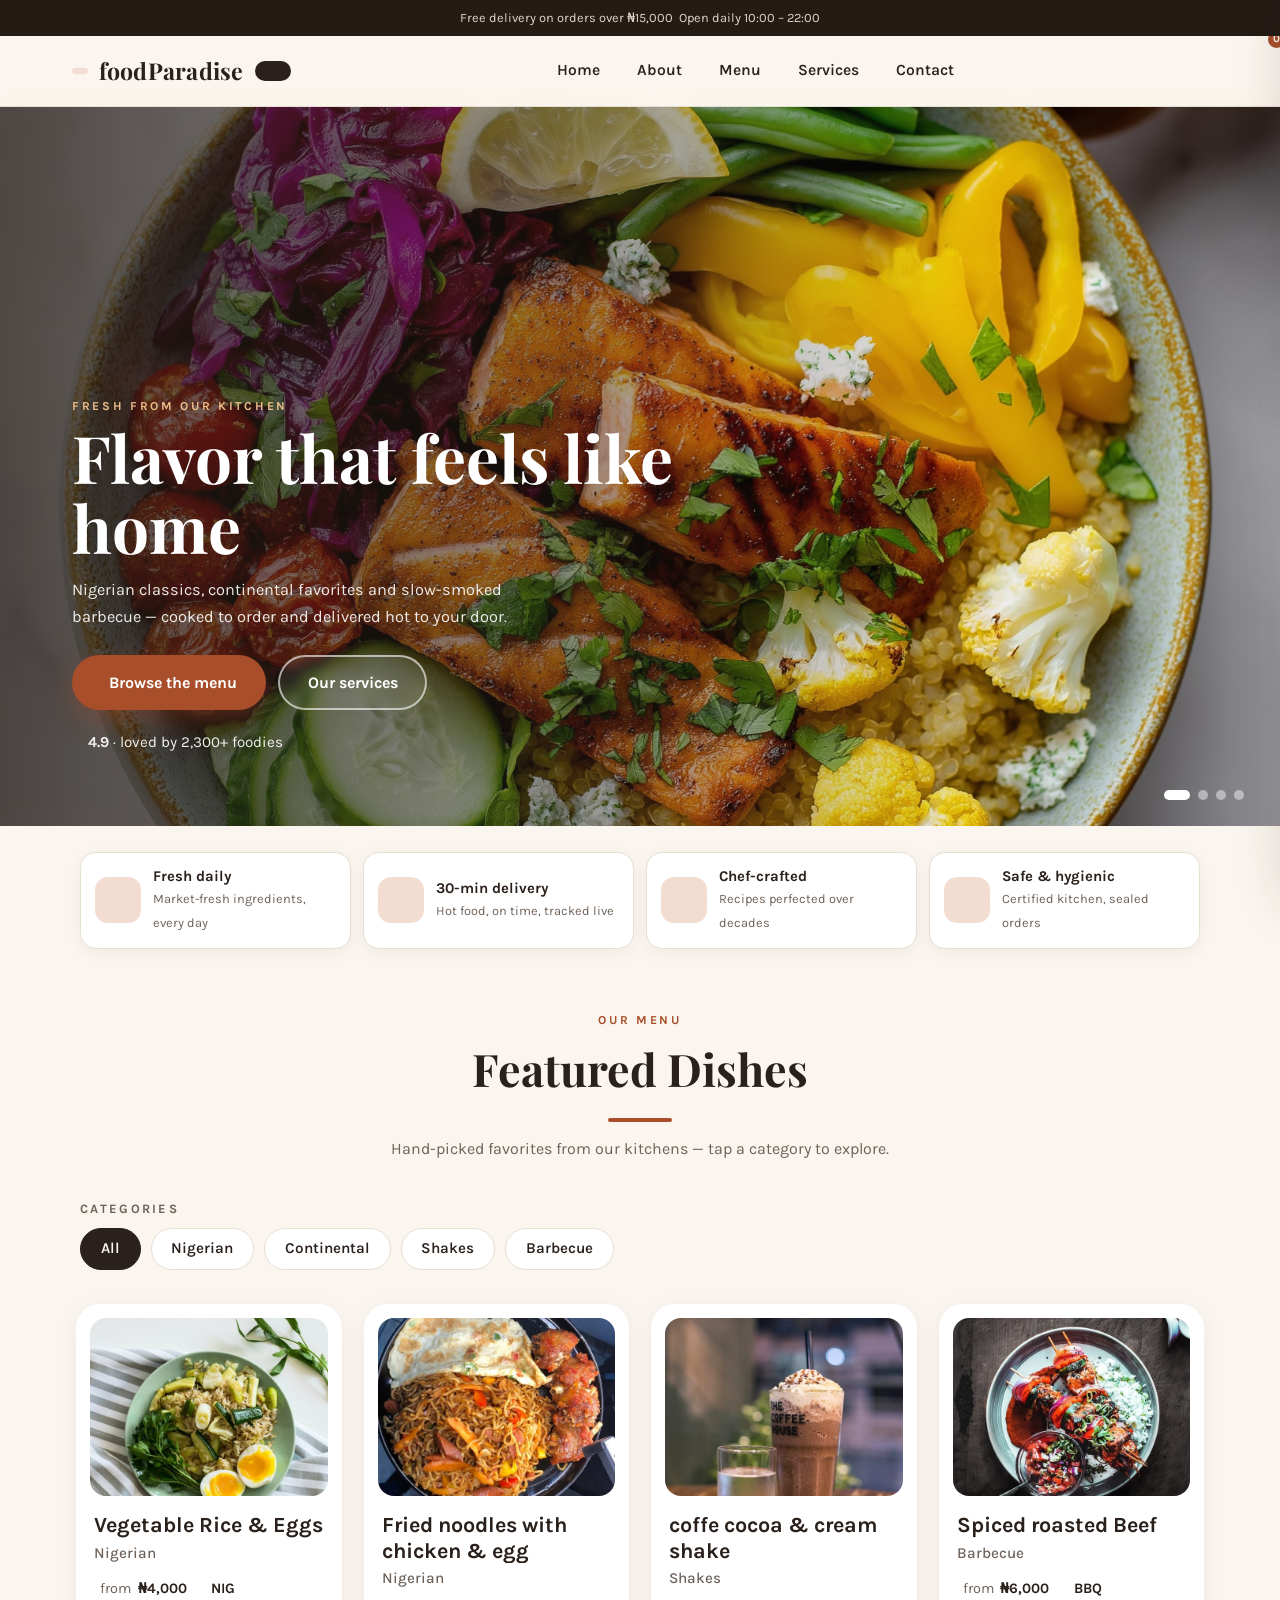
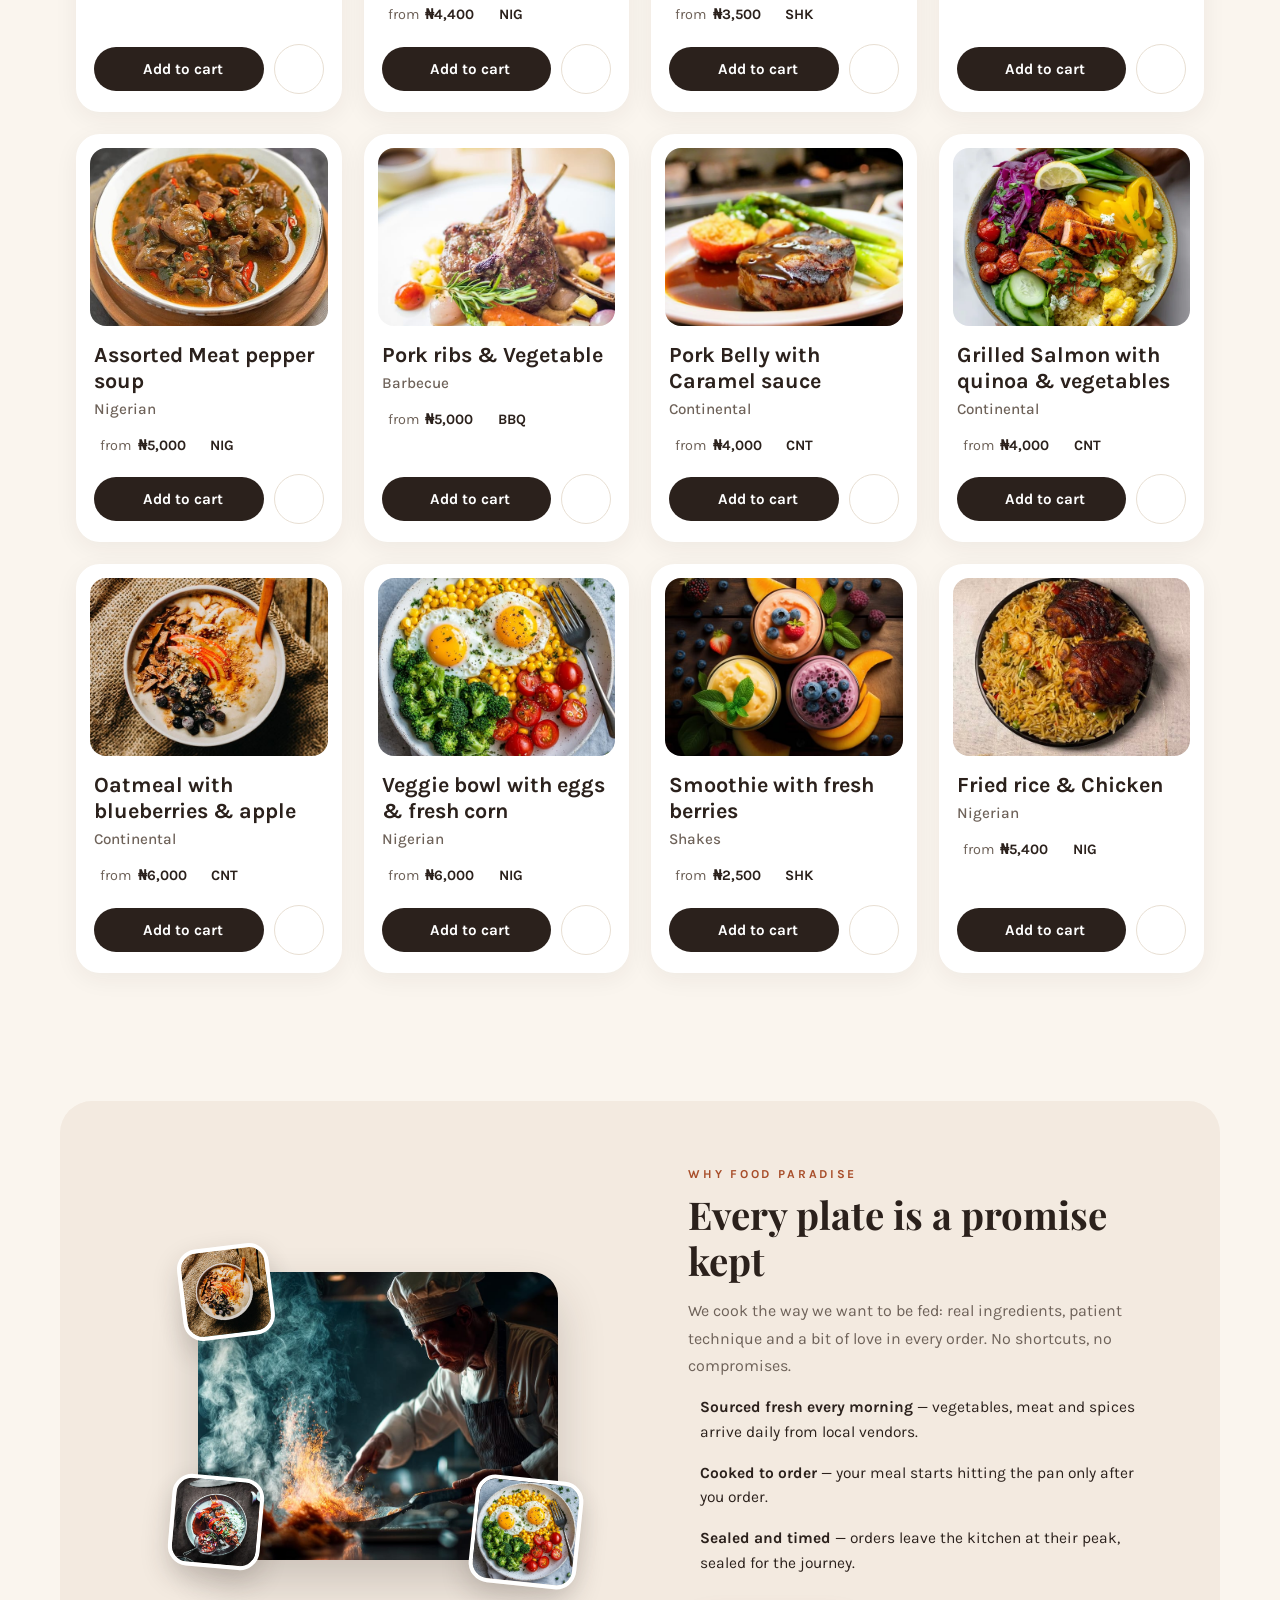
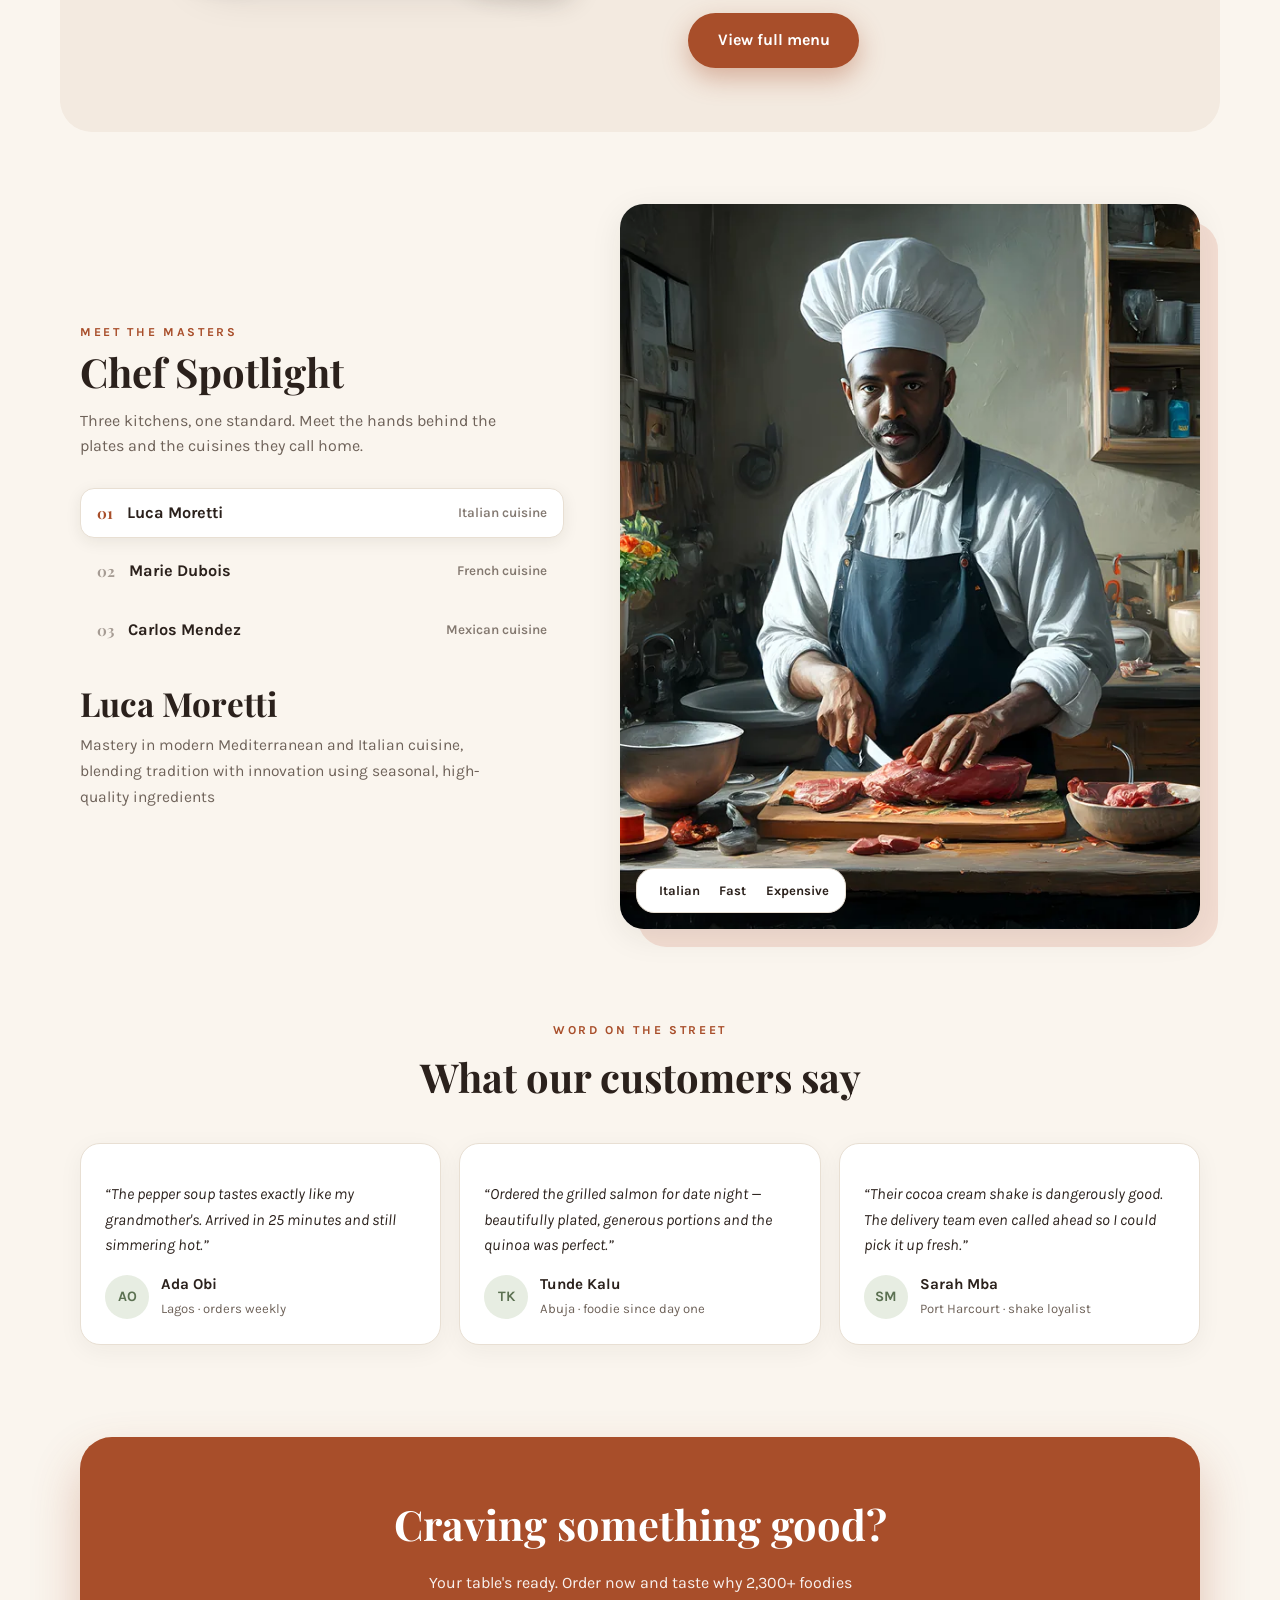
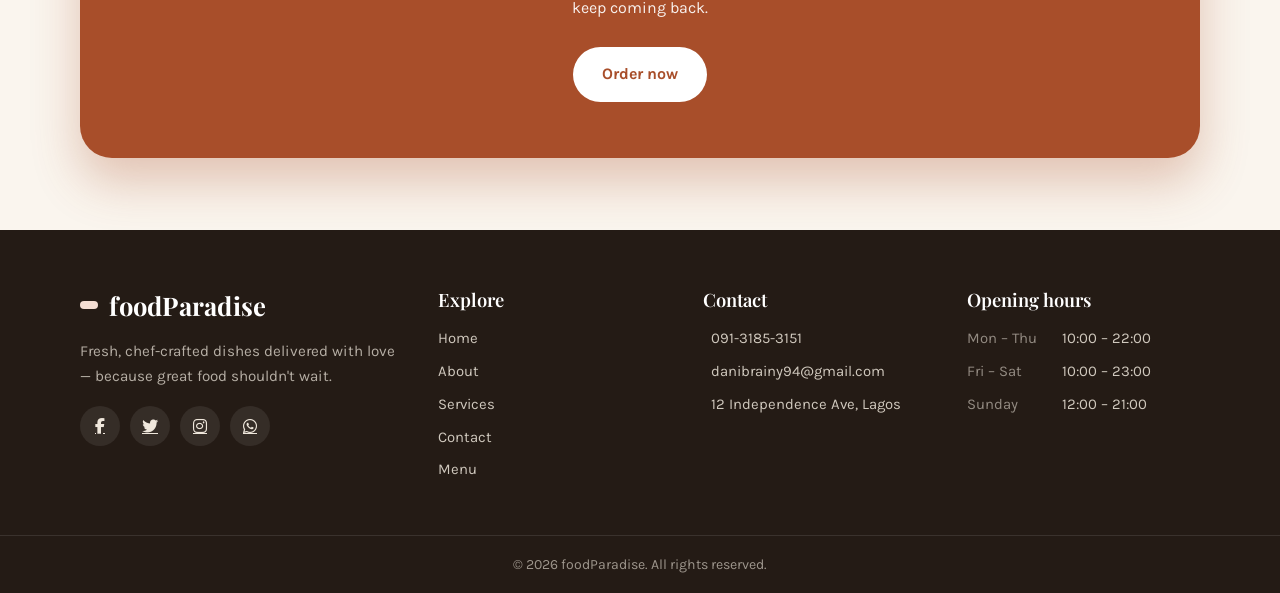
<file: index.html>
<!DOCTYPE html>
<html lang="en">

<head>
    <meta charset="UTF-8">
    <meta name="viewport" content="width=device-width, initial-scale=1.0">
    <meta name="description"
        content="Food Paradise — fresh, chef-crafted dishes from Nigerian, continental and barbecue kitchens, delivered hot to your door.">
    <title>Food Paradise — Fresh dishes, delivered with love</title>
    <link rel="stylesheet" href="style.css">
    <link href='https://cdn.boxicons.com/fonts/basic/boxicons.min.css' rel='stylesheet'>
    <link rel="icon" href="./food-img/icon.png">
    <link rel="stylesheet" href="https://cdnjs.cloudflare.com/ajax/libs/font-awesome/6.5.0/css/all.min.css" />
    <link rel="preconnect" href="https://fonts.googleapis.com">
    <link rel="preconnect" href="https://fonts.gstatic.com" crossorigin>
    <link href="https://fonts.googleapis.com/css2?family=Playfair+Display:wght@500;600;700&family=Karla:ital,wght@0,400;0,500;0,600;0,700;1,400&display=swap"
        rel="stylesheet">
</head>

<body id="page-container">

    <div class="loader" id="loader">
        <div class="loader-core">
            <svg class="loader-ring" viewBox="0 0 200 200" aria-hidden="true">
                <defs>
                    <path id="loader-ring-path" d="M100,40 a60,60 0 1,1 0,120 a60,60 0 1,1 0,-120" />
                </defs>
                <text class="loader-ring-text">
                    <textPath href="#loader-ring-path">foodParadise</textPath>
                </text>
            </svg>
            <div class="spinner"></div>
        </div>
    </div>

    <div class="topbar">
        <p><i class='bx bx-gift'></i> Free delivery on orders over &#8358;15,000</p>
        <p class="hide-mobile"><i class='bx bx-time'></i> Open daily 10:00 &ndash; 22:00</p>
    </div>

    <nav>
        <div class="nav-inner">
            <div class="hamburger-container">
                <i id="menu-btn" class='bx bx-menu nav-mobile' aria-label="Open menu"></i>
                <i id="cancel-btn" class='bx bx-x nav-mobile' aria-label="Close menu"></i>
                <a href="index.html" class="logo-text"><i class="logo-mark bx bx-utensil"></i>foodParadise</a>
            </div>

            <span class="cart-container" aria-label="Open cart">
                <i class='bx bx-cart'></i>
                <span id="cart-count">0</span>
            </span>

            <ul id="links-container" class="hidden">
                <li class="nav-links"><a href="index.html"> Home</a></li>
                <li class="nav-links"><a href="about.html"> About</a></li>
                <li class="nav-links"><a href="#items-container"> Menu</a></li>
                <li class="nav-links"><a href="services.html"> Services</a></li>
                <li class="nav-links"><a href="contact.html"> Contact</a></li>
            </ul>
        </div>
    </nav>

    <div class="cart-backdrop" aria-hidden="true"></div>

    <aside id="cart-items-container" aria-hidden="true" aria-label="Shopping cart">
        <div class="cart-header">
            <h2>Your Cart</h2>
            <button id="close-cart" class="close-btn" aria-label="Close cart"><i class='bx bx-x'></i></button>
        </div>
        <div id="cart-items-wrapper"></div>
        <div class="cart-summary">
            <div class="totals-container">
                <div class="totals">
                    <span>Items</span>
                    <p id="total-items">0</p>
                </div>
                <div class="totals">
                    <span>Total</span>
                    <p>&#8358; <span id="total-price">0</span></p>
                </div>
            </div>
            <div class="cart-actions">
                <button id="clear-cart" class="clear-cart"><i class='bx bx-trash'></i> Clear</button>
                <button class="checkout" disabled>Checkout</button>
            </div>
        </div>
    </aside>

    <section class="slideshow-container" aria-label="Featured dishes slideshow">
        <div class="slideshow-wrapper">
            <img src="./food-img/slideImage-2.jpg" alt="Signature dish from the Food Paradise kitchen" class="slide-images">
            <img src="./food-img/slideImage-1.jpg" alt="Freshly prepared meal ready to serve" class="slide-images">
            <img src="./food-img/slideImage-3.jpg" alt="Colorful plated food from our menu" class="slide-images">
            <img src="./food-img/slideImage-4.jpg" alt="Dish cooked over open flames" class="slide-images">
        </div>

        <div class="hero-scrim" aria-hidden="true"></div>

        <div class="hero-content">
            <p class="eyebrow">Fresh from our kitchen</p>
            <h1>Flavor that feels like home</h1>
            <p class="hero-sub">Nigerian classics, continental favorites and slow-smoked barbecue — cooked to order
                and delivered hot to your door.</p>
            <div class="hero-actions">
                <a href="#items-container" class="btn btn-primary"><i class='bx bx-bowl-hot'></i> Browse the menu</a>
                <a href="services.html" class="btn btn-ghost">Our services</a>
            </div>
            <div class="hero-rating">
                <span class="stars" aria-hidden="true">
                    <i class='bx bxs-star'></i><i class='bx bxs-star'></i><i class='bx bxs-star'></i><i
                        class='bx bxs-star'></i><i class='bx bxs-star'></i>
                </span>
                <span class="rating-text"><strong>4.9</strong> · loved by 2,300+ foodies</span>
            </div>
        </div>

        <div class="dots-container" id="dots-container"></div>
    </section>

    <section class="trust-strip" aria-label="Why order from us">
        <div class="trust-item">
            <i class="bx bx-leaf"></i>
            <div>
                <strong>Fresh daily</strong>
                <span>Market-fresh ingredients, every day</span>
            </div>
        </div>
        <div class="trust-item">
            <i class="bx bx-truck"></i>
            <div>
                <strong>30-min delivery</strong>
                <span>Hot food, on time, tracked live</span>
            </div>
        </div>
        <div class="trust-item">
            <i class="bx bx-chef-hat"></i>
            <div>
                <strong>Chef-crafted</strong>
                <span>Recipes perfected over decades</span>
            </div>
        </div>
        <div class="trust-item">
            <i class="bx bx-shield-quarter"></i>
            <div>
                <strong>Safe &amp; hygienic</strong>
                <span>Certified kitchen, sealed orders</span>
            </div>
        </div>
    </section>

    <header class="first-heading-wrapper">
        <p class="eyebrow">Our menu</p>
        <h1 id="first-heading">Featured Dishes</h1>
        <p class="section-sub">Hand-picked favorites from our kitchens — tap a category to explore.</p>
    </header>

    <!-- product items loaded from javascript DOM -->
    <main>
        <aside class="categories-select" aria-label="Menu categories">
            <header class="categories-header">
                <h2>Categories</h2>
            </header>

            <div class="categories-buttons">
                <button class="filter-btn active" type="button" data-id="all">All</button>
                <button class="filter-btn" type="button" data-id="nigerian">Nigerian</button>
                <button class="filter-btn" type="button" data-id="continental">Continental</button>
                <button class="filter-btn" type="button" data-id="shakes">Shakes</button>
                <button class="filter-btn" type="button" data-id="berbecue">Barbecue</button>
            </div>
        </aside>

        <div id="items-container">

        </div>
    </main>

    <section class="attest-container">
        <div class="attest-text-wrapper">
            <p class="eyebrow">Why Food Paradise</p>
            <h2 class="attest-heading">Every plate is a promise kept</h2>
            <p class="attest-description">We cook the way we want to be fed: real ingredients, patient technique and a
                bit of love in every order. No shortcuts, no compromises.</p>
            <ul class="attest-list-container">
                <li>
                    <i class='bx bx-check-circle'></i>
                    <p><strong>Sourced fresh every morning</strong> — vegetables, meat and spices arrive daily from
                        local vendors.</p>
                </li>
                <li>
                    <i class='bx bx-check-circle'></i>
                    <p><strong>Cooked to order</strong> — your meal starts hitting the pan only after you order.</p>
                </li>
                <li>
                    <i class='bx bx-check-circle'></i>
                    <p><strong>Sealed and timed</strong> — orders leave the kitchen at their peak, sealed for the
                        journey.</p>
                </li>
            </ul>
            <a href="#items-container" class="btn services-btn btn-primary">View full menu</a>
        </div>
        <div class="attest-img-wrapper">
            <img class="attest-img" src="./food-img/chef-cooking-with-flames-in-modern-kitchen.jpg"
                alt="Chef cooking over open flames in our kitchen">
            <img class="attest-side-img side-img1" src="./food-img/food12.jpg" alt="Fresh breakfast bowl">
            <img class="attest-side-img side-img2" src="./food-img/food13.jpg" alt="Veggie bowl with fresh corn">
            <img class="attest-side-img side-img3" src="./food-img/food5.jpg" alt="Spiced roasted beef">
        </div>
    </section>

    <section class="chef-area-container">
        <div class="chef-grid">
            <div class="chef-rail">
                <p class="eyebrow">Meet the masters</p>
                <h2 class="chef-area-title">Chef Spotlight</h2>
                <p class="chef-lead">Three kitchens, one standard. Meet the hands behind the plates and the
                    cuisines they call home.</p>

                <div class="chef-index" id="chef-index" role="tablist" aria-label="Choose a chef"></div>

                <div class="chef-detail" id="chef-detail">
                    <h3 id="chef-name" class="chef-name"></h3>
                    <p id="chef-description" class="chef-description"></p>
                </div>
            </div>

            <div class="chef-stage" id="chef-stage" role="tabpanel" aria-label="Portrait of the featured chef">
                <div class="chef-photo-frame" id="chef-frame">
                    <img id="chef-img" src="./food-img/chef1.webp" alt="Portrait of the featured chef">
                    <div class="chef-spec-card" id="chef-specs"></div>
                </div>
            </div>
        </div>
    </section>

    <section class="testimonials-container" aria-label="Customer reviews">
        <div class="testimonials-head">
            <p class="eyebrow">Word on the street</p>
            <h2>What our customers say</h2>
        </div>
        <div class="testimonials-grid">
            <figure class="testimonial-card">
                <div class="stars" aria-hidden="true"><i class='bx bxs-star'></i><i class='bx bxs-star'></i><i
                        class='bx bxs-star'></i><i class='bx bxs-star'></i><i class='bx bxs-star'></i></div>
                <blockquote>“The pepper soup tastes exactly like my grandmother's. Arrived in 25 minutes and still
                    simmering hot.”</blockquote>
                <figcaption>
                    <span class="avatar" aria-hidden="true">AO</span>
                    <div>
                        <strong>Ada Obi</strong>
                        <span>Lagos · orders weekly</span>
                    </div>
                </figcaption>
            </figure>
            <figure class="testimonial-card">
                <div class="stars" aria-hidden="true"><i class='bx bxs-star'></i><i class='bx bxs-star'></i><i
                        class='bx bxs-star'></i><i class='bx bxs-star'></i><i class='bx bxs-star'></i></div>
                <blockquote>“Ordered the grilled salmon for date night — beautifully plated, generous portions and
                    the quinoa was perfect.”</blockquote>
                <figcaption>
                    <span class="avatar" aria-hidden="true">TK</span>
                    <div>
                        <strong>Tunde Kalu</strong>
                        <span>Abuja · foodie since day one</span>
                    </div>
                </figcaption>
            </figure>
            <figure class="testimonial-card">
                <div class="stars" aria-hidden="true"><i class='bx bxs-star'></i><i class='bx bxs-star'></i><i
                        class='bx bxs-star'></i><i class='bx bxs-star'></i><i class='bx bxs-star'></i></div>
                <blockquote>“Their cocoa cream shake is dangerously good. The delivery team even called ahead so I
                    could pick it up fresh.”</blockquote>
                <figcaption>
                    <span class="avatar" aria-hidden="true">SM</span>
                    <div>
                        <strong>Sarah Mba</strong>
                        <span>Port Harcourt · shake loyalist</span>
                    </div>
                </figcaption>
            </figure>
        </div>
    </section>

    <section class="cta-band">
        <div>
            <h2>Craving something good?</h2>
            <p>Your table's ready. Order now and taste why 2,300+ foodies keep coming back.</p>
            <a href="#items-container" class="btn btn-light">Order now</a>
        </div>
    </section>

    <footer class="main-footer">
        <div class="footer-content">
            <div class="footer-col footer-brand">
                <a href="index.html" class="logo-text"><i class="logo-mark bx bx-utensil"></i>foodParadise</a>
                <p>Fresh, chef-crafted dishes delivered with love — because great food shouldn't wait.</p>
                <div class="footer-socials">
                    <a href="#" aria-label="Facebook"><i class="fab fa-facebook-f"></i></a>
                    <a href="#" aria-label="Twitter"><i class="fab fa-twitter"></i></a>
                    <a href="#" aria-label="Instagram"><i class="fab fa-instagram"></i></a>
                    <a href="#" aria-label="WhatsApp"><i class="fab fa-whatsapp"></i></a>
                </div>
            </div>
            <div class="footer-col">
                <h3>Explore</h3>
                <ul>
                    <li><a href="index.html">Home</a></li>
                    <li><a href="about.html">About</a></li>
                    <li><a href="services.html">Services</a></li>
                    <li><a href="contact.html">Contact</a></li>
                    <li><a href="#items-container">Menu</a></li>
                </ul>
            </div>
            <div class="footer-col">
                <h3>Contact</h3>
                <ul>
                    <li><i class="bx bx-phone"></i> 091-3185-3151</li>
                    <li><i class="bx bx-envelope"></i> <a
                            href="mailto:danibrainy94@gmail.com">danibrainy94@gmail.com</a></li>
                    <li><i class="bx bx-map"></i> 12 Independence Ave, Lagos</li>
                </ul>
            </div>
            <div class="footer-col">
                <h3>Opening hours</h3>
                <ul>
                    <li><span>Mon – Thu</span> 10:00 – 22:00</li>
                    <li><span>Fri – Sat</span> 10:00 – 23:00</li>
                    <li><span>Sunday</span> 12:00 – 21:00</li>
                </ul>
            </div>
        </div>
        <div class="footer-bottom">
            &copy; 2026 foodParadise. All rights reserved.
        </div>
    </footer>

    <script src="script.js"></script>
</body>

</html>
</file>
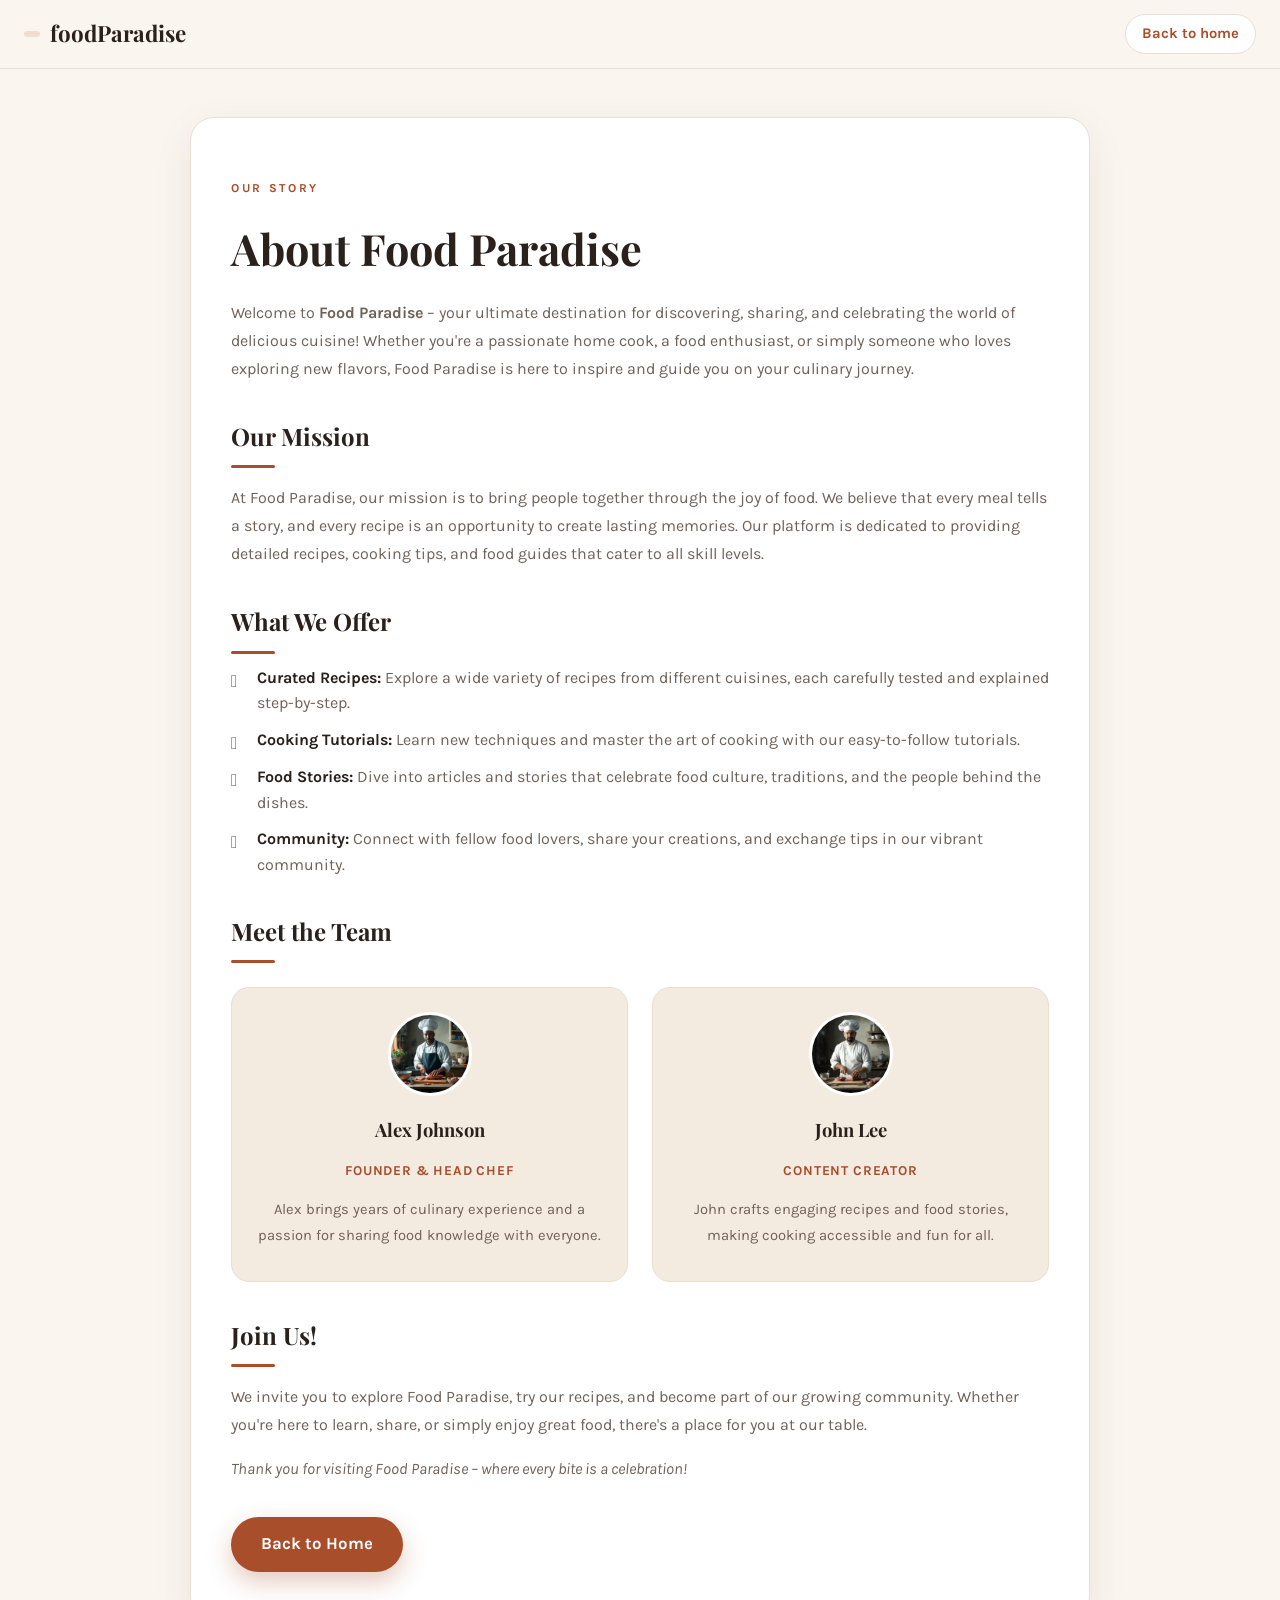
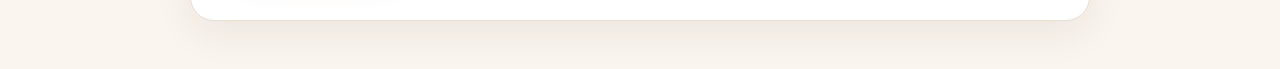
<file: about.html>
<!DOCTYPE html>
<html lang="en">
<head>
    <meta charset="UTF-8">
    <meta name="viewport" content="width=device-width, initial-scale=1.0">
    <title>About Us | Food Paradise</title>
    <style>
        :root {
            --bg: #FAF5EE;
            --bg-alt: #F3EAE0;
            --surface: #FFFFFF;
            --ink: #2B211C;
            --ink-soft: #6E6259;
            --clay: #A84E2A;
            --clay-dark: #8C3E1F;
            --clay-soft: #F3DDD2;
            --sage: #5C7152;
            --sage-soft: #E7EDE2;
            --gold: #D9A441;
            --line: #E8DFD3;
            --font-display: "Playfair Display", Georgia, serif;
            --font-body: "Karla", "Segoe UI", sans-serif;
        }
        * {
            box-sizing: border-box;
        }
        html {
            scroll-behavior: smooth;
        }
        body {
            font-family: var(--font-body);
            background: var(--bg);
            margin: 0;
            color: var(--ink);
            line-height: 1.6;
        }
        a:focus-visible,
        button:focus-visible {
            outline: 3px solid var(--clay);
            outline-offset: 2px;
            border-radius: 6px;
        }
        .page-bar {
            position: sticky;
            top: 0;
            z-index: 10;
            background: rgba(250, 245, 238, .92);
            backdrop-filter: blur(12px);
            -webkit-backdrop-filter: blur(12px);
            border-bottom: 1px solid var(--line);
            display: flex;
            align-items: center;
            justify-content: space-between;
            padding: 14px 24px;
        }
        .logo-text {
            font-family: var(--font-display);
            font-weight: 700;
            font-size: 1.4rem;
            color: var(--ink);
            text-decoration: none;
            display: inline-flex;
            align-items: center;
            gap: .45em;
        }
        .logo-mark {
            font-size: 1.25em;
            color: var(--clay);
            background: var(--clay-soft);
            border-radius: 10px;
            padding: .12em .28em;
            line-height: 1;
        }
        .page-bar a.back {
            font-weight: 700;
            font-size: .92rem;
            color: var(--clay);
            text-decoration: none;
            border: 1.5px solid var(--line);
            background: var(--surface);
            padding: .5em 1.1em;
            border-radius: 999px;
            transition: border-color .25s, color .25s, transform .25s;
        }
        .page-bar a.back:hover {
            border-color: var(--clay);
            transform: translateY(-1px);
        }
        .container {
            max-width: 900px;
            margin: 48px auto;
            background: var(--surface);
            padding: 48px 40px;
            border-radius: 24px;
            border: 1px solid var(--line);
            box-shadow: 0 12px 40px rgba(43, 33, 28, .07);
            opacity: 0;
            transform: translateY(40px);
            animation: fadeInUp .8s ease-out forwards;
        }
        @keyframes fadeInUp {
            to {
                opacity: 1;
                transform: translateY(0);
            }
        }
        .eyebrow {
            font-size: .76rem;
            font-weight: 700;
            letter-spacing: .22em;
            text-transform: uppercase;
            color: var(--clay);
        }
        h1 {
            font-family: var(--font-display);
            color: var(--ink);
            font-size: clamp(2rem, 4vw, 2.7rem);
            margin: .5rem 0 1rem;
        }
        h2 {
            font-family: var(--font-display);
            color: var(--ink);
            font-size: 1.5rem;
            margin-top: 34px;
            margin-bottom: .6rem;
        }
        h2::after {
            content: "";
            display: block;
            width: 44px;
            height: 3px;
            border-radius: 99px;
            background: var(--clay);
            margin-top: 10px;
        }
        p {
            line-height: 1.75;
            margin-bottom: 14px;
            color: var(--ink-soft);
        }
        ul {
            margin: 0 0 14px;
            padding-left: 0;
            list-style: none;
        }
        li {
            margin: .7rem 0;
            padding-left: 1.6em;
            position: relative;
            color: var(--ink-soft);
        }
        li::before {
            content: "\f0a5";
            font-family: boxicons;
            position: absolute;
            left: 0;
            top: .1em;
            color: var(--sage);
            font-size: 1.1em;
        }
        li strong {
            color: var(--ink);
        }
        .team {
            display: flex;
            gap: 24px;
            margin-top: 24px;
        }
        .member {
            flex: 1;
            background: var(--bg-alt);
            border: 1px solid var(--line);
            padding: 24px 18px;
            border-radius: 18px;
            text-align: center;
        }
        .member img {
            width: 84px;
            height: 84px;
            object-fit: cover;
            border-radius: 50%;
            margin-bottom: 12px;
            border: 3px solid var(--surface);
        }
        .member h3 {
            font-family: var(--font-display);
            margin: 0 0 4px;
            font-size: 1.15rem;
        }
        .member p {
            font-size: .92rem;
            margin-bottom: 8px;
        }
        .member p.role {
            color: var(--clay);
            font-weight: 700;
            font-size: .85rem;
            text-transform: uppercase;
            letter-spacing: .06em;
        }
        #home-btn {
            all: unset;
            display: inline-flex;
            cursor: pointer;
            margin-top: 20px;
            padding: .85em 1.8em;
            background-color: var(--clay);
            border-radius: 999px;
            box-shadow: 0 10px 24px rgba(168, 78, 42, .3);
            transition: background .25s, transform .25s;
            color: #fff;
            font-weight: 700;
            font-size: 1.05rem;
        }
        #home-btn:hover {
            background-color: var(--clay-dark);
            transform: translateY(-2px);
        }
        @media (max-width: 700px) {
            .container {
                margin: 24px 16px;
                padding: 28px 20px;
            }
            .team {
                flex-direction: column;
            }
        }
        @media (prefers-reduced-motion: reduce) {
            *,
            *::before,
            *::after {
                animation-duration: .01ms !important;
                transition-duration: .01ms !important;
            }
            .container {
                opacity: 1;
                transform: none;
            }
        }
    </style>

    <link href='https://cdn.boxicons.com/fonts/basic/boxicons.min.css' rel='stylesheet'>

    <link rel="preconnect" href="https://fonts.googleapis.com">
    <link rel="preconnect" href="https://fonts.gstatic.com" crossorigin>
    <link href="https://fonts.googleapis.com/css2?family=Playfair+Display:wght@500;600;700&family=Karla:ital,wght@0,400;0,500;0,600;0,700;1,400&display=swap"
        rel="stylesheet">
</head>
<body>
    <div class="page-bar">
        <a href="index.html" class="logo-text"><i class="logo-mark bx bx-utensil"></i>foodParadise</a>
        <a href="index.html" class="back"><i class='bx bx-left-arrow-alt'></i> Back to home</a>
    </div>
    <div class="container">
        <p class="eyebrow">Our story</p>
        <h1>About Food Paradise</h1>
        <p>
            Welcome to <strong>Food Paradise</strong> – your ultimate destination for discovering, sharing, and
            celebrating the world of delicious cuisine! Whether you're a passionate home cook, a food enthusiast, or
            simply someone who loves exploring new flavors, Food Paradise is here to inspire and guide you on your
            culinary journey.
        </p>
        <h2>Our Mission</h2>
        <p>
            At Food Paradise, our mission is to bring people together through the joy of food. We believe that every
            meal tells a story, and every recipe is an opportunity to create lasting memories. Our platform is
            dedicated to providing detailed recipes, cooking tips, and food guides that cater to all skill levels.
        </p>
        <h2>What We Offer</h2>
        <ul>
            <li><strong>Curated Recipes:</strong> Explore a wide variety of recipes from different cuisines, each
                carefully tested and explained step-by-step.</li>
            <li><strong>Cooking Tutorials:</strong> Learn new techniques and master the art of cooking with our
                easy-to-follow tutorials.</li>
            <li><strong>Food Stories:</strong> Dive into articles and stories that celebrate food culture, traditions,
                and the people behind the dishes.</li>
            <li><strong>Community:</strong> Connect with fellow food lovers, share your creations, and exchange tips in
                our vibrant community.</li>
        </ul>
        <h2>Meet the Team</h2>
        <div class="team">
            <div class="member">
                <img src="./food-img/chef1.webp" alt="Alex Johnson, Founder and Head Chef">
                <h3>Alex Johnson</h3>
                <p class="role">Founder &amp; Head Chef</p>
                <p>Alex brings years of culinary experience and a passion for sharing food knowledge with everyone.</p>
            </div>
            <div class="member">
                <img src="./food-img/chef2.webp" alt="John Lee, Content Creator">
                <h3>John Lee</h3>
                <p class="role">Content Creator</p>
                <p>John crafts engaging recipes and food stories, making cooking accessible and fun for all.</p>
            </div>
        </div>
        <h2>Join Us!</h2>
        <p>
            We invite you to explore Food Paradise, try our recipes, and become part of our growing community.
            Whether you're here to learn, share, or simply enjoy great food, there's a place for you at our table.
        </p>
        <p>
            <em>Thank you for visiting Food Paradise – where every bite is a celebration!</em>
        </p>

        <a id="home-btn" href="index.html">Back to Home</a>
    </div>
</body>
</html>
</file>
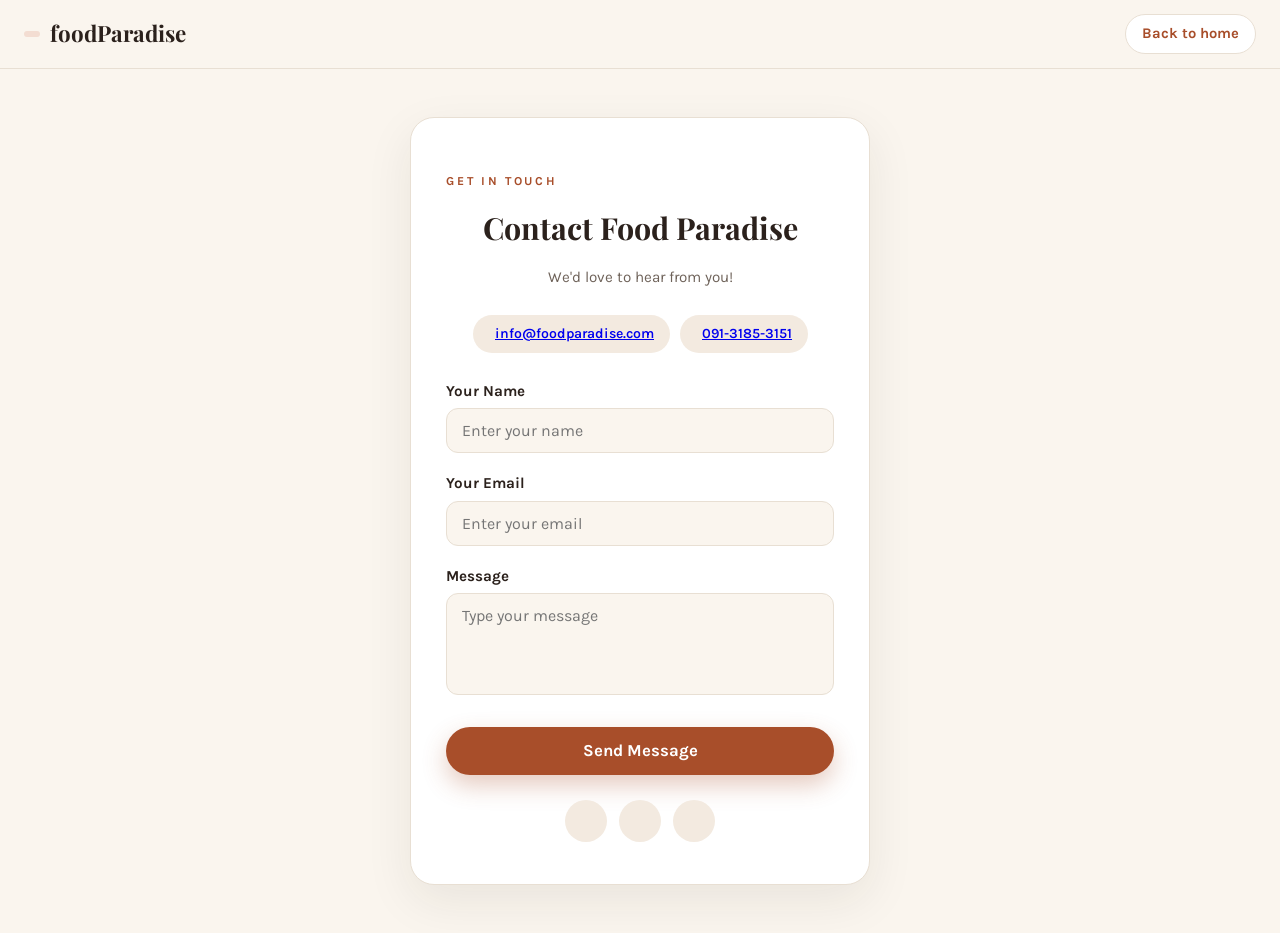
<file: contact.html>
<!DOCTYPE html>
<html lang="en">
<head>
    <meta charset="UTF-8">
    <meta name="viewport" content="width=device-width, initial-scale=1.0">
    <title>Contact | Food Paradise</title>
    <style>
        :root {
            --bg: #FAF5EE;
            --bg-alt: #F3EAE0;
            --surface: #FFFFFF;
            --ink: #2B211C;
            --ink-soft: #6E6259;
            --clay: #A84E2A;
            --clay-dark: #8C3E1F;
            --clay-soft: #F3DDD2;
            --sage: #5C7152;
            --sage-soft: #E7EDE2;
            --gold: #D9A441;
            --line: #E8DFD3;
            --font-display: "Playfair Display", Georgia, serif;
            --font-body: "Karla", "Segoe UI", sans-serif;
        }
        * {
            box-sizing: border-box;
        }
        html {
            scroll-behavior: smooth;
        }
        body {
            margin: 0;
            font-family: var(--font-body);
            background: var(--bg);
            color: var(--ink);
            min-height: 100vh;
            display: flex;
            flex-direction: column;
            align-items: center;
            line-height: 1.6;
        }
        a:focus-visible,
        button:focus-visible,
        input:focus-visible,
        textarea:focus-visible {
            outline: 3px solid var(--clay);
            outline-offset: 2px;
            border-radius: 6px;
        }
        .page-bar {
            width: 100%;
            position: sticky;
            top: 0;
            z-index: 10;
            background: rgba(250, 245, 238, .92);
            backdrop-filter: blur(12px);
            -webkit-backdrop-filter: blur(12px);
            border-bottom: 1px solid var(--line);
            display: flex;
            align-items: center;
            justify-content: space-between;
            padding: 14px 24px;
        }
        .logo-text {
            font-family: var(--font-display);
            font-weight: 700;
            font-size: 1.4rem;
            color: var(--ink);
            text-decoration: none;
            display: inline-flex;
            align-items: center;
            gap: .45em;
        }
        .logo-mark {
            font-size: 1.25em;
            color: var(--clay);
            background: var(--clay-soft);
            border-radius: 10px;
            padding: .12em .28em;
            line-height: 1;
        }
        .page-bar a.back {
            font-weight: 700;
            font-size: .92rem;
            color: var(--clay);
            text-decoration: none;
            border: 1.5px solid var(--line);
            background: var(--surface);
            padding: .5em 1.1em;
            border-radius: 999px;
            transition: border-color .25s, transform .25s;
        }
        .page-bar a.back:hover {
            border-color: var(--clay);
            transform: translateY(-1px);
        }
        main {
            flex: 1;
            display: flex;
            align-items: center;
            justify-content: center;
            width: 100%;
            padding: 48px 16px;
        }
        .contact-container {
            background: var(--surface);
            border: 1px solid var(--line);
            border-radius: 24px;
            box-shadow: 0 16px 48px rgba(43, 33, 28, .08);
            padding: 2.6rem 2.2rem;
            max-width: 460px;
            width: 100%;
            animation: slideUp .8s ease-out backwards;
        }
        @keyframes slideUp {
            from {
                transform: translateY(40px);
                opacity: 0;
            }
            to {
                transform: translateY(0);
                opacity: 1;
            }
        }
        .eyebrow {
            font-size: .76rem;
            font-weight: 700;
            letter-spacing: .22em;
            text-transform: uppercase;
            color: var(--clay);
        }
        h2 {
            font-family: var(--font-display);
            color: var(--ink);
            text-align: center;
            margin: .5rem 0 .8rem;
            font-size: 1.9rem;
        }
        .contact-info {
            text-align: center;
            margin-bottom: 1.6rem;
            font-size: .95rem;
            color: var(--ink-soft);
        }
        .contact-info a {
            color: var(--clay);
            text-decoration: none;
            font-weight: 700;
        }
        .contact-info a:hover {
            text-decoration: underline;
        }
        .info-row {
            display: flex;
            justify-content: center;
            gap: 10px;
            flex-wrap: wrap;
            margin-bottom: 1.6rem;
        }
        .info-chip {
            display: inline-flex;
            align-items: center;
            gap: .5em;
            background: var(--bg-alt);
            border-radius: 999px;
            padding: .55em 1.1em;
            font-size: .88rem;
            font-weight: 600;
            color: var(--ink);
        }
        .info-chip i {
            color: var(--clay);
        }
        form {
            display: flex;
            flex-direction: column;
            gap: 1.1rem;
        }
        label {
            font-weight: 700;
            color: var(--ink);
            margin-bottom: .35rem;
            display: block;
            font-size: .95rem;
        }
        input,
        textarea {
            width: 100%;
            padding: .75rem .9rem;
            border: 1.5px solid var(--line);
            border-radius: 12px;
            font-size: 1rem;
            font-family: var(--font-body);
            background: var(--bg);
            color: var(--ink);
            transition: border-color .3s;
            outline: none;
            resize: none;
        }
        input:focus,
        textarea:focus {
            border-color: var(--clay);
        }
        button[type="submit"] {
            margin-top: .4rem;
            background: var(--clay);
            color: #fff;
            border: none;
            border-radius: 999px;
            padding: .9rem;
            font-size: 1.05rem;
            font-family: var(--font-body);
            font-weight: 700;
            cursor: pointer;
            box-shadow: 0 10px 24px rgba(168, 78, 42, .3);
            transition: background .3s, transform .2s, box-shadow .2s;
        }
        button[type="submit"]:hover {
            background: var(--clay-dark);
            transform: translateY(-2px);
            box-shadow: 0 14px 30px rgba(168, 78, 42, .4);
        }
        .social-links {
            margin-top: 1.6rem;
            text-align: center;
            display: flex;
            justify-content: center;
            gap: 12px;
        }
        .social-links a {
            display: inline-grid;
            place-items: center;
            width: 42px;
            height: 42px;
            border-radius: 999px;
            background: var(--bg-alt);
            color: var(--ink);
            font-size: 1.25rem;
            transition: background .25s, color .25s, transform .2s;
        }
        .social-links a:hover {
            background: var(--clay);
            color: #fff;
            transform: translateY(-2px);
        }
        @media (max-width: 500px) {
            .contact-container {
                padding: 1.8rem 1.2rem;
            }
            h2 {
                font-size: 1.5rem;
            }
        }
        @media (prefers-reduced-motion: reduce) {
            *,
            *::before,
            *::after {
                animation-duration: .01ms !important;
                transition-duration: .01ms !important;
            }
        }
    </style>

    <link href='https://cdn.boxicons.com/fonts/basic/boxicons.min.css' rel='stylesheet'>

    <link rel="preconnect" href="https://fonts.googleapis.com">
    <link rel="preconnect" href="https://fonts.gstatic.com" crossorigin>
    <link href="https://fonts.googleapis.com/css2?family=Playfair+Display:wght@500;600;700&family=Karla:ital,wght@0,400;0,500;0,600;0,700;1,400&display=swap"
        rel="stylesheet">
</head>
<body>
    <div class="page-bar">
        <a href="index.html" class="logo-text"><i class="logo-mark bx bx-utensil"></i>foodParadise</a>
        <a href="index.html" class="back"><i class='bx bx-left-arrow-alt'></i> Back to home</a>
    </div>
    <main>
        <div class="contact-container">
            <p class="eyebrow">Get in touch</p>
            <h2>Contact Food Paradise</h2>
            <div class="contact-info">
                We'd love to hear from you!
            </div>
            <div class="info-row">
                <span class="info-chip"><i class="bx bx-mail-send"></i>
                    <a href="mailto:info@foodparadise.com">info@foodparadise.com</a></span>
                <span class="info-chip"><i class="bx bx-phone"></i>
                    <a href="tel:+2349131853151">091-3185-3151</a></span>
            </div>
            <form>
                <div>
                    <label for="name">Your Name</label>
                    <input type="text" id="name" name="name" required placeholder="Enter your name">
                </div>
                <div>
                    <label for="email">Your Email</label>
                    <input type="email" id="email" name="email" required placeholder="Enter your email">
                </div>
                <div>
                    <label for="message">Message</label>
                    <textarea id="message" name="message" rows="4" required
                        placeholder="Type your message"></textarea>
                </div>
                <button type="submit">Send Message</button>
            </form>
            <div class="social-links">
                <a href="#" title="Instagram" aria-label="Instagram"><i class="bx bxs-instagram"></i></a>
                <a href="#" title="Facebook" aria-label="Facebook"><i class="bx bxs-facebook"></i></a>
                <a href="#" title="Twitter" aria-label="Twitter"><i class="bx bxs-twitter"></i></a>
            </div>
        </div>
    </main>
</body>
</html>
</file>
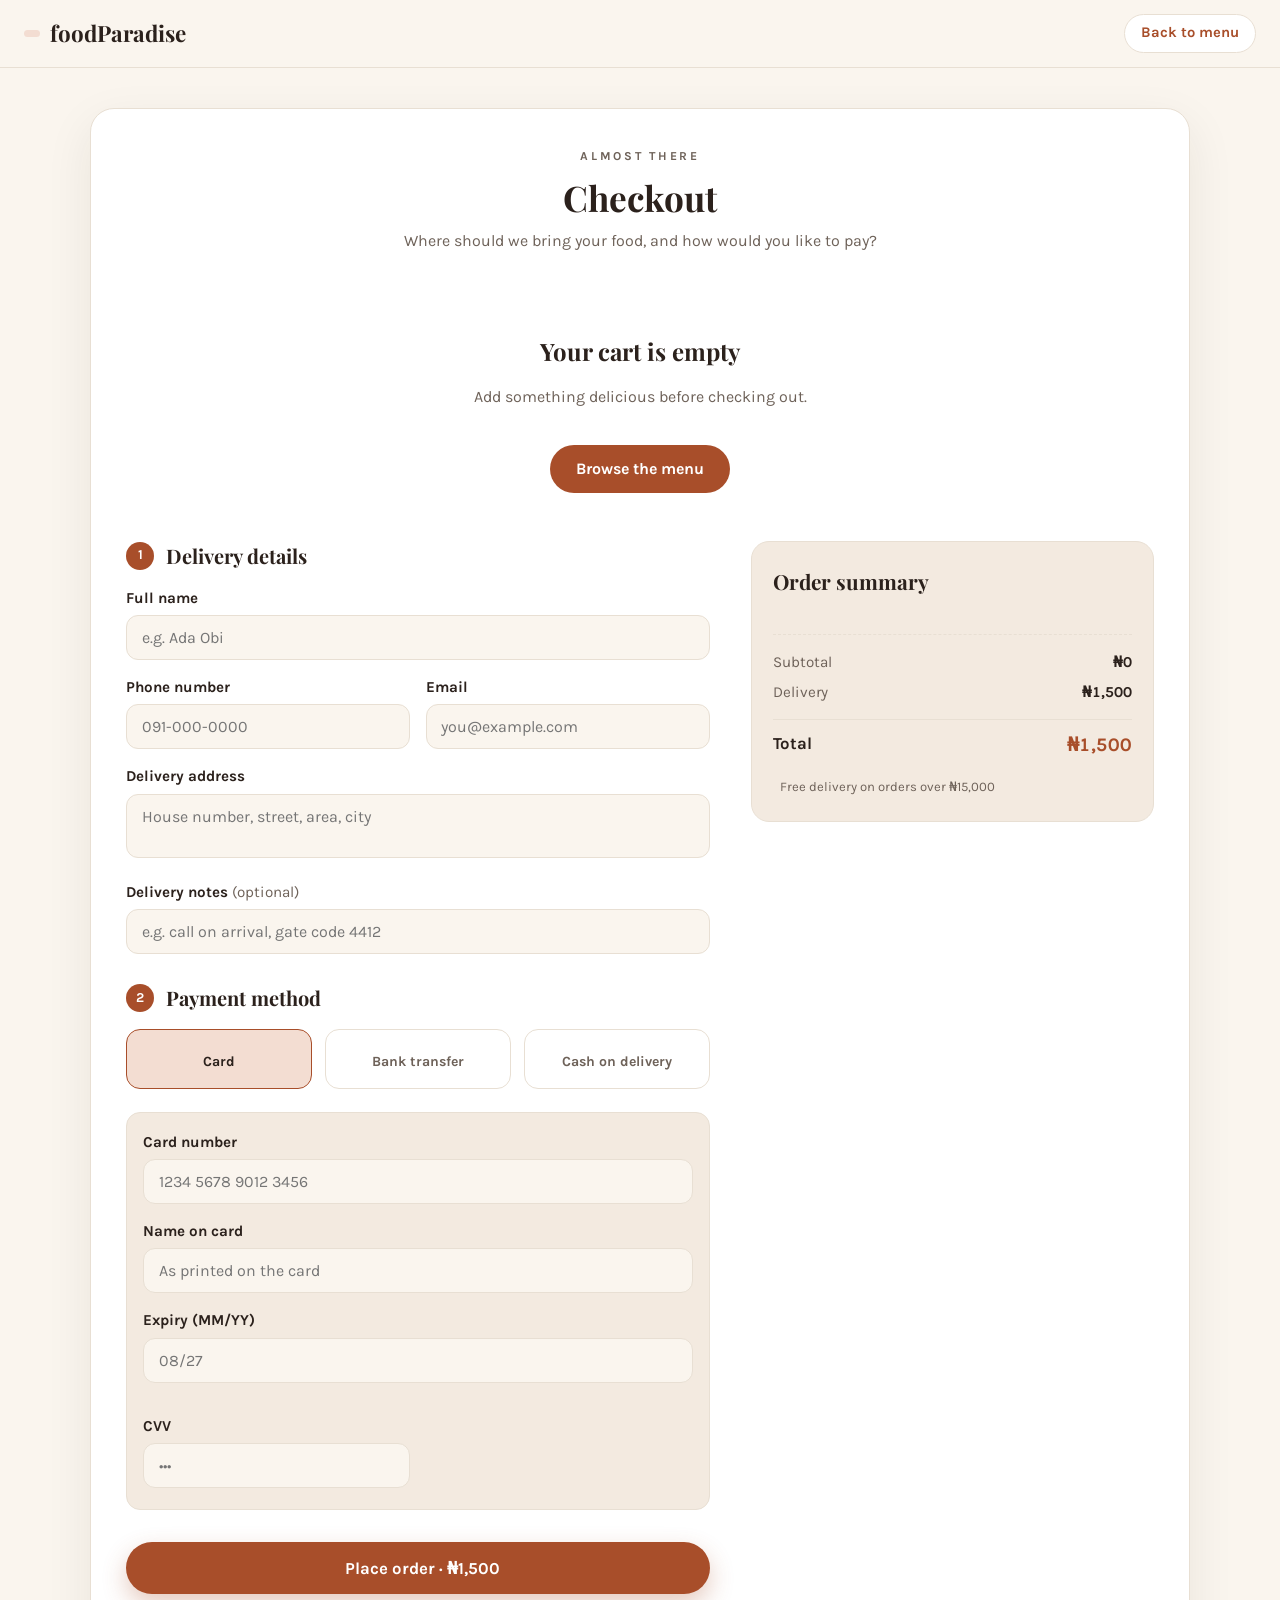
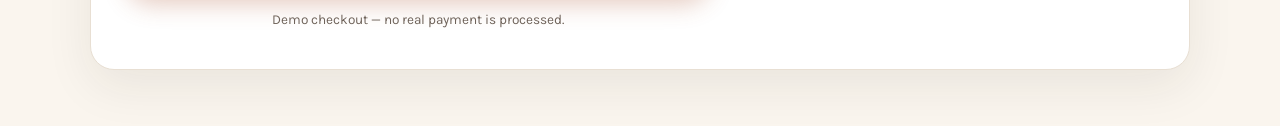
<file: payment.html>
<!DOCTYPE html>
<html lang="en">
<head>
    <meta charset="UTF-8">
    <meta name="viewport" content="width=device-width, initial-scale=1.0">
    <meta name="robots" content="noindex">
    <meta name="description" content="Checkout your Food Paradise order — delivery details and secure payment.">
    <title>Checkout | Food Paradise</title>
    <style>
        :root {
            --bg: #FAF5EE;
            --bg-alt: #F3EAE0;
            --surface: #FFFFFF;
            --ink: #2B211C;
            --ink-soft: #6E6259;
            --clay: #A84E2A;
            --clay-dark: #8C3E1F;
            --clay-soft: #F3DDD2;
            --sage: #5C7152;
            --sage-soft: #E7EDE2;
            --gold: #D9A441;
            --line: #E8DFD3;
            --font-display: "Playfair Display", Georgia, serif;
            --font-body: "Karla", "Segoe UI", sans-serif;
        }
        * {
            box-sizing: border-box;
        }
        html {
            scroll-behavior: smooth;
        }
        body {
            margin: 0;
            font-family: var(--font-body);
            background: var(--bg);
            color: var(--ink);
            min-height: 100vh;
            display: flex;
            flex-direction: column;
            align-items: center;
            line-height: 1.5;
            -webkit-font-smoothing: antialiased;
        }
        a:focus-visible,
        button:focus-visible,
        input:focus-visible,
        textarea:focus-visible {
            outline: 3px solid var(--clay);
            outline-offset: 2px;
            border-radius: 6px;
        }
        .page-bar {
            width: 100%;
            position: sticky;
            top: 0;
            z-index: 10;
            background: rgba(250, 245, 238, .92);
            backdrop-filter: blur(12px);
            -webkit-backdrop-filter: blur(12px);
            border-bottom: 1px solid var(--line);
            display: flex;
            align-items: center;
            justify-content: space-between;
            padding: 14px 24px;
        }
        .logo-text {
            font-family: var(--font-display);
            font-weight: 700;
            font-size: 1.4rem;
            color: var(--ink);
            text-decoration: none;
            display: inline-flex;
            align-items: center;
            gap: .45em;
        }
        .logo-mark {
            font-size: 1.25em;
            color: var(--clay);
            background: var(--clay-soft);
            border-radius: 10px;
            padding: .12em .28em;
            line-height: 1;
        }
        .page-bar a.back {
            font-weight: 700;
            font-size: .92rem;
            color: var(--clay);
            text-decoration: none;
            border: 1.5px solid var(--line);
            background: var(--surface);
            padding: .5em 1.1em;
            border-radius: 999px;
            transition: border-color .25s, transform .25s;
        }
        .page-bar a.back:hover {
            border-color: var(--clay);
            transform: translateY(-1px);
        }
        main {
            flex: 1;
            width: 100%;
            display: flex;
            justify-content: center;
            padding: 40px 16px 56px;
        }
        .checkout-container {
            background: var(--surface);
            border: 1px solid var(--line);
            border-radius: 24px;
            box-shadow: 0 16px 48px rgba(43, 33, 28, .08);
            padding: 2.4rem 2.2rem;
            max-width: 1100px;
            width: 100%;
            animation: slideUp .6s ease-out backwards;
        }
        @keyframes slideUp {
            from {
                transform: translateY(32px);
                opacity: 0;
            }
            to {
                transform: translateY(0);
                opacity: 1;
            }
        }
        .checkout-head {
            text-align: center;
            margin-bottom: 2rem;
        }
        .eyebrow {
            font-size: .76rem;
            font-weight: 700;
            letter-spacing: .22em;
            text-transform: uppercase;
            color: var(--clay);
        }
        .checkout-head h1 {
            font-family: var(--font-display);
            font-size: 2.2rem;
            margin: .4rem 0 .3rem;
        }
        .checkout-head p {
            color: var(--ink-soft);
            margin: 0;
        }
        .checkout-grid {
            display: grid;
            grid-template-columns: 1.45fr 1fr;
            gap: 2.6rem;
            align-items: start;
        }
        form {
            display: flex;
            flex-direction: column;
            gap: 1.8rem;
        }
        .pay-section h2 {
            font-family: var(--font-display);
            font-size: 1.25rem;
            margin: 0 0 1rem;
            display: flex;
            align-items: center;
            gap: .6em;
        }
        .step-num {
            display: inline-grid;
            place-items: center;
            width: 28px;
            height: 28px;
            border-radius: 999px;
            background: var(--clay);
            color: #fff;
            font-family: var(--font-body);
            font-size: .85rem;
            font-weight: 700;
            flex: none;
        }
        label {
            font-weight: 700;
            color: var(--ink);
            margin-bottom: .35rem;
            display: block;
            font-size: .95rem;
        }
        input,
        textarea {
            width: 100%;
            padding: .75rem .9rem;
            border: 1.5px solid var(--line);
            border-radius: 12px;
            font-size: 1rem;
            font-family: var(--font-body);
            background: var(--bg);
            color: var(--ink);
            transition: border-color .3s;
            outline: none;
            resize: none;
        }
        input:focus,
        textarea:focus {
            border-color: var(--clay);
        }
        .field {
            margin-bottom: 1rem;
        }
        .field-row {
            display: grid;
            grid-template-columns: 1fr 1fr;
            gap: 1rem;
        }
        .field-row .field {
            margin-bottom: 1rem;
        }
        .field-row .field:last-child {
            margin-bottom: 1rem;
        }

        /* ---------- Payment method ---------- */

        .pay-methods {
            display: grid;
            grid-template-columns: repeat(3, 1fr);
            gap: .8rem;
            margin-bottom: 1.1rem;
        }
        .pay-option {
            position: relative;
            display: flex;
            flex-direction: column;
            align-items: center;
            gap: .45em;
            text-align: center;
            padding: .95rem .5rem;
            border: 1.5px solid var(--line);
            border-radius: 14px;
            cursor: pointer;
            transition: border-color .25s, background .25s, transform .2s;
            font-size: .88rem;
            font-weight: 700;
            color: var(--ink-soft);
        }
        .pay-option i {
            font-size: 1.5rem;
            color: var(--ink);
            transition: color .25s;
        }
        .pay-option:hover {
            transform: translateY(-1px);
            border-color: var(--clay-soft);
        }
        .pay-option input {
            position: absolute;
            opacity: 0;
            pointer-events: none;
        }
        .pay-option.selected {
            border-color: var(--clay);
            background: var(--clay-soft);
            color: var(--ink);
        }
        .pay-option.selected i {
            color: var(--clay);
        }
        .pay-option:has(input:focus-visible) {
            outline: 3px solid var(--clay);
            outline-offset: 2px;
        }
        .pay-panel {
            display: none;
            border: 1.5px solid var(--line);
            border-radius: 14px;
            padding: 1.1rem 1rem .3rem;
            background: var(--bg-alt);
            animation: panelIn .3s ease-out;
        }
        .pay-panel.active {
            display: block;
        }
        @keyframes panelIn {
            from {
                opacity: 0;
                transform: translateY(-6px);
            }
            to {
                opacity: 1;
                transform: translateY(0);
            }
        }
        .card-row {
            display: grid;
            grid-template-columns: 1fr 1fr;
            gap: 1rem;
        }
        .card-row .field:first-child {
            grid-column: 1 / -1;
        }
        .bank-note {
            display: flex;
            flex-direction: column;
            gap: .55rem;
            font-size: .95rem;
        }
        .bank-note p {
            margin: 0;
            display: flex;
            justify-content: space-between;
            gap: 1rem;
            border-bottom: 1px dashed var(--line);
            padding-bottom: .55rem;
        }
        .bank-note p:last-child {
            border-bottom: none;
            padding-bottom: 0;
        }
        .bank-note span {
            color: var(--ink-soft);
        }
        .bank-note b {
            color: var(--ink);
            font-variant-numeric: tabular-nums;
        }
        .method-hint {
            display: flex;
            align-items: flex-start;
            gap: .6em;
            font-size: .92rem;
            color: var(--ink-soft);
            padding: 1.1rem 1rem .5rem;
        }
        .method-hint i {
            color: var(--sage);
            font-size: 1.2rem;
            margin-top: .1em;
        }

        /* ---------- Place order button ---------- */

        #place-order-btn {
            display: flex;
            align-items: center;
            justify-content: center;
            gap: .5em;
            margin-top: .2rem;
            background: var(--clay);
            color: #fff;
            border: none;
            border-radius: 999px;
            padding: 1rem;
            font-size: 1.05rem;
            font-family: var(--font-body);
            font-weight: 700;
            cursor: pointer;
            box-shadow: 0 10px 24px rgba(168, 78, 42, .3);
            transition: background .3s, transform .2s, box-shadow .2s;
        }
        #place-order-btn:hover:not(:disabled) {
            background: var(--clay-dark);
            transform: translateY(-2px);
            box-shadow: 0 14px 30px rgba(168, 78, 42, .4);
        }
        #place-order-btn:disabled {
            opacity: .6;
            cursor: not-allowed;
        }
        .secure-note {
            text-align: center;
            font-size: .85rem;
            color: var(--ink-soft);
            margin: -.8rem 0 0;
        }
        .secure-note i {
            color: var(--sage);
        }

        /* ---------- Order summary ---------- */

        .order-summary {
            background: var(--bg-alt);
            border: 1px solid var(--line);
            border-radius: 18px;
            padding: 1.5rem 1.3rem;
            position: sticky;
            top: 88px;
        }
        .order-summary h2 {
            font-family: var(--font-display);
            font-size: 1.3rem;
            margin: 0 0 1.1rem;
        }
        #summary-items {
            display: flex;
            flex-direction: column;
            gap: .9rem;
            margin-bottom: 1.2rem;
            max-height: 300px;
            overflow-y: auto;
        }
        .summary-item {
            display: flex;
            align-items: center;
            gap: .8rem;
        }
        .summary-item img {
            width: 54px;
            height: 54px;
            object-fit: cover;
            border-radius: 12px;
            flex: none;
            background: var(--surface);
        }
        .summary-item .item-info {
            flex: 1;
            min-width: 0;
        }
        .summary-item .item-info p {
            margin: 0;
            font-weight: 700;
            font-size: .92rem;
            white-space: nowrap;
            overflow: hidden;
            text-overflow: ellipsis;
        }
        .summary-item .item-info span {
            font-size: .8rem;
            color: var(--ink-soft);
        }
        .summary-item .item-total {
            font-weight: 700;
            font-size: .92rem;
            font-variant-numeric: tabular-nums;
        }
        .summary-totals {
            border-top: 1px dashed var(--line);
            padding-top: 1rem;
            display: flex;
            flex-direction: column;
            gap: .5rem;
        }
        .summary-totals .row {
            display: flex;
            justify-content: space-between;
            font-size: .95rem;
            color: var(--ink-soft);
        }
        .summary-totals .row b {
            color: var(--ink);
            font-variant-numeric: tabular-nums;
        }
        .summary-totals .row .free {
            color: var(--sage);
            font-weight: 700;
        }
        .summary-totals .grand {
            margin-top: .4rem;
            padding-top: .7rem;
            border-top: 1px solid var(--line);
            font-size: 1.05rem;
            font-weight: 700;
            color: var(--ink);
        }
        .summary-totals .grand b {
            color: var(--clay);
            font-size: 1.2rem;
        }
        .summary-note {
            margin: 1.1rem 0 0;
            font-size: .82rem;
            color: var(--ink-soft);
            display: flex;
            align-items: center;
            gap: .5em;
        }
        .summary-note i {
            color: var(--gold);
        }

        /* ---------- Empty state ---------- */

        .empty-order {
            text-align: center;
            padding: 3rem 1rem;
            color: var(--ink-soft);
        }
        .empty-order i {
            font-size: 3rem;
            color: var(--clay);
            margin-bottom: .8rem;
        }
        .empty-order h3 {
            font-family: var(--font-display);
            font-size: 1.5rem;
            color: var(--ink);
            margin: 0 0 .4rem;
        }
        .empty-order a {
            display: inline-block;
            margin-top: 1.2rem;
            background: var(--clay);
            color: #fff;
            text-decoration: none;
            font-weight: 700;
            padding: .75rem 1.6rem;
            border-radius: 999px;
            transition: background .25s;
        }
        .empty-order a:hover {
            background: var(--clay-dark);
        }

        /* ---------- Success ---------- */

        .success-panel {
            text-align: center;
            max-width: 520px;
            margin: 0 auto;
            animation: slideUp .6s ease-out backwards;
        }
        .success-badge {
            width: 88px;
            height: 88px;
            margin: 0 auto 1.4rem;
            display: grid;
            place-items: center;
            background: var(--sage-soft);
            border-radius: 50%;
        }
        .success-badge i {
            font-size: 3rem;
            color: var(--sage);
        }
        .success-panel h1 {
            font-family: var(--font-display);
            font-size: 2.2rem;
            margin: 0 0 .5rem;
        }
        .success-panel .success-sub {
            color: var(--ink-soft);
            margin: 0 0 1.6rem;
        }
        .success-card {
            background: var(--bg-alt);
            border: 1px solid var(--line);
            border-radius: 16px;
            padding: 1.3rem 1.4rem;
            display: flex;
            flex-direction: column;
            gap: .6rem;
            margin-bottom: 1.6rem;
        }
        .success-card .row {
            display: flex;
            justify-content: space-between;
            gap: 1rem;
            font-size: .95rem;
            color: var(--ink-soft);
        }
        .success-card .row b {
            color: var(--ink);
        }
        .success-card .row .grand b {
            color: var(--clay);
        }
        .success-panel a.home-btn {
            display: inline-block;
            background: var(--clay);
            color: #fff;
            text-decoration: none;
            font-weight: 700;
            font-size: 1.05rem;
            padding: .9rem 2rem;
            border-radius: 999px;
            box-shadow: 0 10px 24px rgba(168, 78, 42, .3);
            transition: background .25s, transform .2s;
        }
        .success-panel a.home-btn:hover {
            background: var(--clay-dark);
            transform: translateY(-2px);
        }

        @media (max-width: 900px) {
            .checkout-grid {
                grid-template-columns: 1fr;
            }
            .order-summary {
                position: static;
                order: -1;
            }
        }
        @media (max-width: 600px) {
            .checkout-container {
                padding: 1.8rem 1.1rem;
            }
            .field-row,
            .card-row {
                grid-template-columns: 1fr;
            }
            .pay-methods {
                grid-template-columns: 1fr;
            }
            .pay-option {
                flex-direction: row;
                justify-content: flex-start;
            }
            .checkout-head h1 {
                font-size: 1.7rem;
            }
        }
        @media (prefers-reduced-motion: reduce) {
            *,
            *::before,
            *::after {
                animation-duration: .01ms !important;
                transition-duration: .01ms !important;
            }
        }
    </style>

    <link href='https://cdn.boxicons.com/fonts/basic/boxicons.min.css' rel='stylesheet'>
    <link rel="icon" href="./food-img/icon.png">

    <link rel="preconnect" href="https://fonts.googleapis.com">
    <link rel="preconnect" href="https://fonts.gstatic.com" crossorigin>
    <link href="https://fonts.googleapis.com/css2?family=Playfair+Display:wght@500;600;700&family=Karla:ital,wght@0,400;0,500;0,600;0,700;1,400&display=swap"
        rel="stylesheet">
</head>
<body>
    <div class="page-bar">
        <a href="index.html" class="logo-text"><i class="logo-mark bx bx-utensil"></i>foodParadise</a>
        <a href="index.html" class="back"><i class='bx bx-left-arrow-alt'></i> Back to menu</a>
    </div>

    <main>
        <div class="checkout-container" id="checkout-container">
            <header class="checkout-head">
                <p class="eyebrow">Almost there</p>
                <h1>Checkout</h1>
                <p>Where should we bring your food, and how would you like to pay?</p>
            </header>

            <div class="empty-order" id="empty-order" hidden>
                <i class='bx bx-bowl'></i>
                <h3>Your cart is empty</h3>
                <p>Add something delicious before checking out.</p>
                <a href="index.html">Browse the menu</a>
            </div>

            <div class="checkout-grid" id="checkout-grid">
                <form id="payment-form" novalidate>
                    <section class="pay-section">
                        <h2><span class="step-num">1</span> Delivery details</h2>
                        <div class="field">
                            <label for="cust-name">Full name</label>
                            <input type="text" id="cust-name" name="cust-name" required
                                placeholder="e.g. Ada Obi" autocomplete="name">
                        </div>
                        <div class="field-row">
                            <div class="field">
                                <label for="cust-phone">Phone number</label>
                                <input type="tel" id="cust-phone" name="cust-phone" required
                                    placeholder="091-000-0000" autocomplete="tel">
                            </div>
                            <div class="field">
                                <label for="cust-email">Email</label>
                                <input type="email" id="cust-email" name="cust-email" required
                                    placeholder="you@example.com" autocomplete="email">
                            </div>
                        </div>
                        <div class="field">
                            <label for="cust-address">Delivery address</label>
                            <textarea id="cust-address" name="cust-address" rows="2" required
                                placeholder="House number, street, area, city"></textarea>
                        </div>
                        <div class="field" style="margin-bottom:0">
                            <label for="cust-notes">Delivery notes <span
                                    style="font-weight:400;color:var(--ink-soft)">(optional)</span></label>
                            <input type="text" id="cust-notes" name="cust-notes"
                                placeholder="e.g. call on arrival, gate code 4412">
                        </div>
                    </section>

                    <section class="pay-section">
                        <h2><span class="step-num">2</span> Payment method</h2>
                        <div class="pay-methods" role="radiogroup" aria-label="Payment method">
                            <label class="pay-option selected">
                                <input type="radio" name="pay-method" value="card" checked>
                                <i class='bx bx-credit-card'></i>
                                Card
                            </label>
                            <label class="pay-option">
                                <input type="radio" name="pay-method" value="bank">
                                <i class='bx bx-transfer-alt'></i>
                                Bank transfer
                            </label>
                            <label class="pay-option">
                                <input type="radio" name="pay-method" value="cash">
                                <i class='bx bx-cash'></i>
                                Cash on delivery
                            </label>
                        </div>

                        <div class="pay-panel active" id="panel-card">
                            <div class="field">
                                <label for="card-number">Card number</label>
                                <input type="text" id="card-number" name="card-number" inputmode="numeric"
                                    placeholder="1234 5678 9012 3456" maxlength="19" required>
                            </div>
                            <div class="field">
                                <label for="card-name">Name on card</label>
                                <input type="text" id="card-name" name="card-name"
                                    placeholder="As printed on the card" autocomplete="cc-name" required>
                            </div>
                            <div class="card-row">
                                <div class="field">
                                    <label for="card-expiry">Expiry (MM/YY)</label>
                                    <input type="text" id="card-expiry" name="card-expiry" inputmode="numeric"
                                        placeholder="08/27" maxlength="5" required>
                                </div>
                                <div class="field">
                                    <label for="card-cvv">CVV</label>
                                    <input type="password" id="card-cvv" name="card-cvv" inputmode="numeric"
                                        placeholder="•••" maxlength="4" required>
                                </div>
                            </div>
                        </div>

                        <div class="pay-panel" id="panel-bank">
                            <div class="bank-note">
                                <p><span>Bank</span> <b>Food Paradise Foods Ltd</b></p>
                                <p><span>Account name</span> <b>FP Express Kitchens</b></p>
                                <p><span>Account number</span> <b>0123 4567 89</b></p>
                                <p><span>Bank</span> <b>Union Bank</b></p>
                                <p style="display:block"><span>Transfer the total, then place your order — we'll
                                    confirm your payment before the kitchen starts.</span></p>
                            </div>
                        </div>

                        <div class="pay-panel" id="panel-cash">
                            <p class="method-hint"><i class='bx bx-info-circle'></i> Have the exact amount ready if
                                you can — our riders carry limited change. The order is confirmed once payment is
                                made at your door.</p>
                        </div>
                    </section>

                    <button type="submit" id="place-order-btn">
                        <i class='bx bx-lock-alt'></i>
                        <span id="place-order-label">Place order</span>
                    </button>
                    <p class="secure-note"><i class='bx bx-shield-quarter'></i> Demo checkout — no real payment is
                        processed.</p>
                </form>

                <aside class="order-summary" aria-label="Order summary">
                    <h2>Order summary</h2>
                    <div id="summary-items"></div>
                    <div class="summary-totals">
                        <div class="row"><span>Subtotal</span> <b id="sum-subtotal">&#8358;0</b></div>
                        <div class="row"><span>Delivery</span> <b id="sum-delivery">&#8358;0</b></div>
                        <div class="row grand"><span>Total</span> <b id="sum-total">&#8358;0</b></div>
                    </div>
                    <p class="summary-note"><i class='bx bx-gift'></i> Free delivery on orders over &#8358;15,000</p>
                </aside>
            </div>
        </div>

        <div class="success-panel" id="success-panel" hidden>
            <div class="success-badge"><i class='bx bxs-check-circle'></i></div>
            <h1>Order placed!</h1>
            <p class="success-sub" id="success-sub">Your food is being prepared. We'll call you when the rider is
                close.</p>
            <div class="success-card">
                <div class="row"><span>Order number</span> <b id="success-order-no">FP-00000</b></div>
                <div class="row"><span>Total paid</span> <b id="success-total">&#8358;0</b></div>
                <div class="row"><span>Delivery method</span> <b id="success-method">Card</b></div>
                <div class="row"><span>Estimated arrival</span> <b>30–45 min</b></div>
            </div>
            <a href="index.html" class="home-btn"><i class='bx bx-home-alt'></i> Back to home</a>
        </div>
    </main>

    <script>
        const FREE_DELIVERY_THRESHOLD = 15000
        const DELIVERY_FEE = 1500

        const naira = n => '\u20A6' + Number(n).toLocaleString()

        // ---------- Cart (persisted from the menu page) ----------

        let cart = []
        try {
            cart = JSON.parse(localStorage.getItem('fp-cart')) || []
        } catch (e) {
            cart = []
        }

        let orderItems = []
        let subtotal = 0
        let deliveryFee = 0
        let total = 0

        fetch('products.json')
            .then(r => r.json())
            .then(products => {
                orderItems = cart
                    .map(ci => ({
                        ...ci,
                        product: products.find(p => p.id == ci.product_id)
                    }))
                    .filter(i => i.product)

                renderSummary()

                if (orderItems.length === 0) {
                    document.getElementById('checkout-grid').hidden = true
                    document.getElementById('empty-order').hidden = false
                }
            })
            .catch(() => {
                document.getElementById('checkout-grid').hidden = true
                document.getElementById('empty-order').hidden = false
            })

        function renderSummary () {
            const list = document.getElementById('summary-items')
            list.innerHTML = ''

            subtotal = orderItems.reduce((sum, i) => sum + Number(i.product.price) * i.quantity, 0)
            deliveryFee = subtotal >= FREE_DELIVERY_THRESHOLD ? 0 : DELIVERY_FEE
            total = subtotal + deliveryFee

            orderItems.forEach(i => {
                const el = document.createElement('div')
                el.className = 'summary-item'
                el.innerHTML = `
                    <img src="./food-img/${i.product.img}" alt="${i.product.productName}">
                    <div class="item-info">
                        <p>${i.product.productName}</p>
                        <span>${i.quantity} × ${naira(i.product.price)}</span>
                    </div>
                    <span class="item-total">${naira(Number(i.product.price) * i.quantity)}</span>
                `
                list.appendChild(el)
            })

            document.getElementById('sum-subtotal').textContent = naira(subtotal)
            const deliveryEl = document.getElementById('sum-delivery')
            if (deliveryFee === 0) {
                deliveryEl.innerHTML = '<span class="free">Free</span>'
            } else {
                deliveryEl.textContent = naira(deliveryFee)
            }
            document.getElementById('sum-total').textContent = naira(total)

            document.getElementById('place-order-label').textContent =
                `Place order · ${naira(total)}`
        }

        // ---------- Payment method switching ----------

        const methodOptions = document.querySelectorAll('.pay-option')
        const panels = {
            card: document.getElementById('panel-card'),
            bank: document.getElementById('panel-bank'),
            cash: document.getElementById('panel-cash')
        }

        methodOptions.forEach(option => {
            option.addEventListener('click', () => {
                const radio = option.querySelector('input')
                radio.checked = true
                methodOptions.forEach(o => o.classList.toggle('selected', o === option))
                Object.entries(panels).forEach(([key, panel]) => {
                    panel.classList.toggle('active', key === radio.value)
                })
            })
        })

        // ---------- Input formatting ----------

        const cardNumber = document.getElementById('card-number')
        cardNumber.addEventListener('input', () => {
            const digits = cardNumber.value.replace(/\D/g, '').slice(0, 16)
            cardNumber.value = digits.replace(/(\d{4})(?=\d)/g, '$1 ')
        })

        const cardExpiry = document.getElementById('card-expiry')
        cardExpiry.addEventListener('input', () => {
            let digits = cardExpiry.value.replace(/\D/g, '').slice(0, 4)
            // keep a plausible month (01–12)
            if (digits.length >= 1) {
                const first = Number(digits[0])
                if (first > 1) digits = '0' + digits
            }
            if (digits.length >= 3) digits = digits.slice(0, 2) + digits.slice(2)
            cardExpiry.value = digits.length > 2 ? digits.slice(0, 2) + '/' + digits.slice(2) : digits
        })

        const cardCvv = document.getElementById('card-cvv')
        cardCvv.addEventListener('input', () => {
            cardCvv.value = cardCvv.value.replace(/\D/g, '').slice(0, 4)
        })

        // ---------- Place order ----------

        const form = document.getElementById('payment-form')
        const placeOrderBtn = document.getElementById('place-order-btn')

        form.addEventListener('submit', e => {
            e.preventDefault()

            if (orderItems.length === 0) return

            // reveal required card fields only when paying by card
            const method = form.querySelector('input[name="pay-method"]:checked').value
            panels.card.querySelectorAll('input').forEach(inp => {
                inp.required = method === 'card'
            })

            if (!form.checkValidity()) {
                form.reportValidity()
                return
            }

            placeOrderBtn.disabled = true
            placeOrderBtn.querySelector('i').className = 'bx bx-loader-alt bx-spin'

            // simulate payment processing (demo — no backend)
            setTimeout(() => {
                const orderNo = 'FP-' + Math.floor(10000 + Math.random() * 90000)
                document.getElementById('success-order-no').textContent = orderNo
                document.getElementById('success-total').textContent = naira(total)
                document.getElementById('success-method').textContent =
                    { card: 'Card', bank: 'Bank transfer', cash: 'Cash on delivery' }[method]

                localStorage.removeItem('fp-cart')

                document.getElementById('checkout-container').hidden = true
                document.getElementById('success-panel').hidden = false
                window.scrollTo(0, 0)
            }, 1400)
        })
    </script>
</body>
</html>
</file>
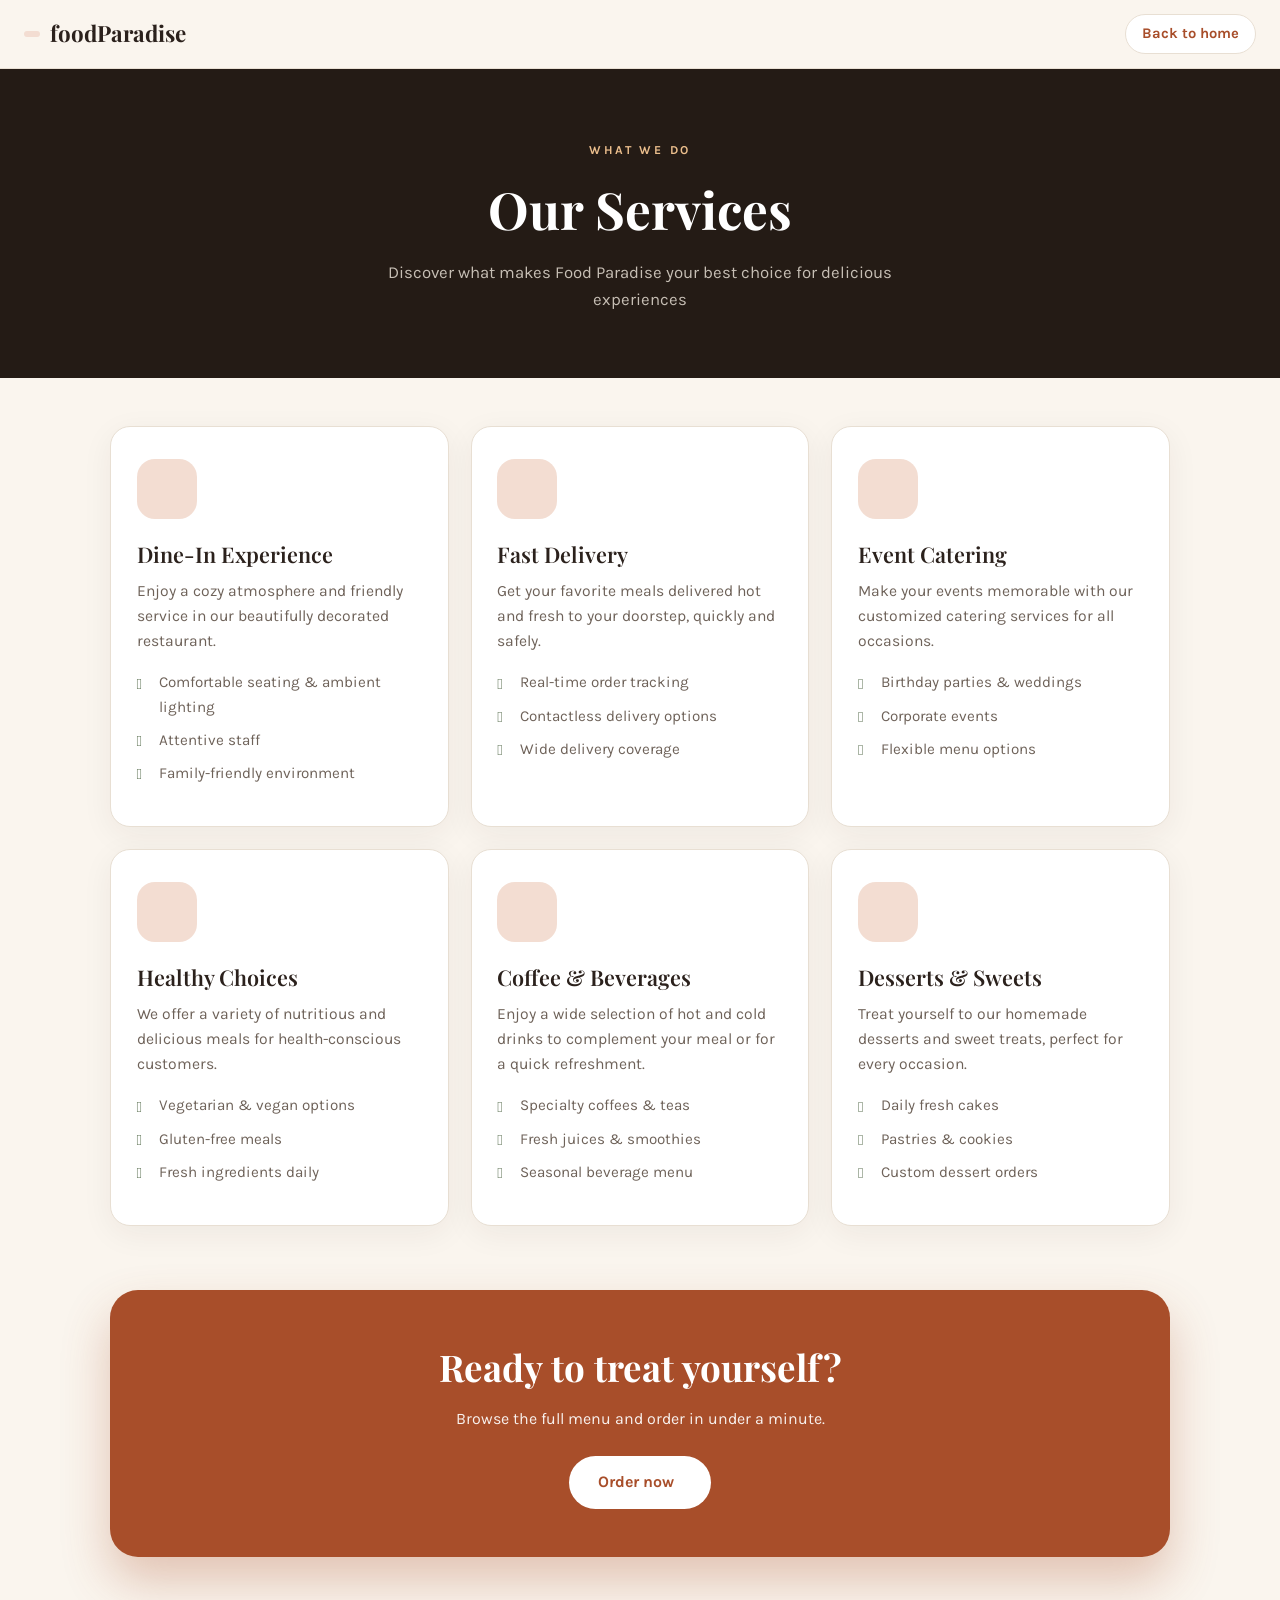
<file: services.html>
<!DOCTYPE html>
<html lang="en">
<head>
    <meta charset="UTF-8">
    <meta name="viewport" content="width=device-width, initial-scale=1">
    <title>Our Services | Food Paradise</title>
    <style>
        :root {
            --bg: #FAF5EE;
            --bg-alt: #F3EAE0;
            --surface: #FFFFFF;
            --ink: #2B211C;
            --ink-soft: #6E6259;
            --clay: #A84E2A;
            --clay-dark: #8C3E1F;
            --clay-soft: #F3DDD2;
            --sage: #5C7152;
            --gold: #D9A441;
            --line: #E8DFD3;
            --footer-bg: #241B15;
            --font-display: "Playfair Display", Georgia, serif;
            --font-body: "Karla", "Segoe UI", sans-serif;
        }
        * {
            box-sizing: border-box;
        }
        html {
            scroll-behavior: smooth;
        }
        body {
            margin: 0;
            font-family: var(--font-body);
            background: var(--bg);
            color: var(--ink);
            line-height: 1.6;
        }
        a:focus-visible,
        button:focus-visible {
            outline: 3px solid var(--clay);
            outline-offset: 2px;
            border-radius: 6px;
        }
        .page-bar {
            position: sticky;
            top: 0;
            z-index: 10;
            background: rgba(250, 245, 238, .92);
            backdrop-filter: blur(12px);
            -webkit-backdrop-filter: blur(12px);
            border-bottom: 1px solid var(--line);
            display: flex;
            align-items: center;
            justify-content: space-between;
            padding: 14px 24px;
        }
        .logo-text {
            font-family: var(--font-display);
            font-weight: 700;
            font-size: 1.4rem;
            color: var(--ink);
            text-decoration: none;
            display: inline-flex;
            align-items: center;
            gap: .45em;
        }
        .logo-mark {
            font-size: 1.25em;
            color: var(--clay);
            background: var(--clay-soft);
            border-radius: 10px;
            padding: .12em .28em;
            line-height: 1;
        }
        .page-bar a.back {
            font-weight: 700;
            font-size: .92rem;
            color: var(--clay);
            text-decoration: none;
            border: 1.5px solid var(--line);
            background: var(--surface);
            padding: .5em 1.1em;
            border-radius: 999px;
            transition: border-color .25s, transform .25s;
        }
        .page-bar a.back:hover {
            border-color: var(--clay);
            transform: translateY(-1px);
        }
        header.hero {
            background: var(--footer-bg);
            color: #EFE7DC;
            padding: 72px 24px 64px;
            text-align: center;
        }
        header.hero .eyebrow {
            font-size: .76rem;
            font-weight: 700;
            letter-spacing: .22em;
            text-transform: uppercase;
            color: #EBBE8C;
        }
        header.hero h1 {
            margin: .5rem 0 .6rem;
            font-family: var(--font-display);
            font-size: clamp(2.2rem, 4.5vw, 3.2rem);
            color: #fff;
        }
        header.hero p {
            margin: 0 auto;
            max-width: 52ch;
            font-size: 1.05rem;
            color: rgba(239, 231, 220, .8);
        }
        .services-container {
            max-width: 1100px;
            margin: 48px auto 0;
            display: grid;
            grid-template-columns: repeat(auto-fit, minmax(300px, 1fr));
            gap: 22px;
            padding: 0 20px;
        }
        .service-card {
            background: var(--surface);
            border: 1px solid var(--line);
            border-radius: 20px;
            box-shadow: 0 8px 32px rgba(43, 33, 28, .06);
            padding: 2rem 1.6rem;
            transition: transform .3s, box-shadow .3s;
            animation: fadeInUp .8s ease-out backwards;
        }
        .service-card:hover {
            transform: translateY(-6px);
            box-shadow: 0 16px 40px rgba(43, 33, 28, .13);
        }
        .service-icon {
            font-size: 1.9rem;
            color: var(--clay);
            background: var(--clay-soft);
            width: 60px;
            height: 60px;
            border-radius: 18px;
            display: grid;
            place-items: center;
            margin-bottom: 1.1rem;
        }
        .service-title {
            font-family: var(--font-display);
            font-size: 1.35rem;
            font-weight: 600;
            margin-bottom: .5rem;
            color: var(--ink);
        }
        .service-desc {
            font-size: .98rem;
            color: var(--ink-soft);
            margin-bottom: 1rem;
        }
        .service-list {
            list-style: none;
            padding: 0;
            margin: 0;
            font-size: .95rem;
            color: var(--ink-soft);
        }
        .service-list li {
            margin: .55rem 0;
            position: relative;
            padding-left: 1.5em;
        }
        .service-list li:before {
            content: "\f0a5";
            font-family: boxicons;
            position: absolute;
            left: 0;
            top: .1em;
            color: var(--sage);
        }
        .cta-band {
            max-width: 1100px;
            margin: 64px auto;
            padding: 0 20px;
        }
        .cta-band > div {
            background: var(--clay);
            border-radius: 28px;
            padding: 48px 24px;
            text-align: center;
            color: #fff;
            box-shadow: 0 24px 48px rgba(168, 78, 42, .3);
        }
        .cta-band h2 {
            font-family: var(--font-display);
            font-size: clamp(1.7rem, 3.2vw, 2.3rem);
            margin: 0 0 .6rem;
        }
        .cta-band p {
            margin: 0 auto 1.5rem;
            max-width: 44ch;
            color: rgba(255, 255, 255, .92);
        }
        .btn-light {
            display: inline-flex;
            align-items: center;
            gap: .5em;
            background: #fff;
            color: var(--clay);
            text-decoration: none;
            font-weight: 700;
            padding: .85em 1.8em;
            border-radius: 999px;
            transition: transform .25s, box-shadow .25s;
        }
        .btn-light:hover {
            transform: translateY(-2px);
            box-shadow: 0 14px 30px rgba(0, 0, 0, .22);
        }
        @keyframes fadeInUp {
            from {
                opacity: 0;
                transform: translateY(30px);
            }
            to {
                opacity: 1;
                transform: translateY(0);
            }
        }
        @media (max-width: 600px) {
            .services-container {
                gap: 14px;
                margin-top: 32px;
            }
            .service-card {
                padding: 1.4rem 1.1rem;
            }
        }
        @media (prefers-reduced-motion: reduce) {
            *,
            *::before,
            *::after {
                animation-duration: .01ms !important;
                transition-duration: .01ms !important;
            }
        }
    </style>

    <link href='https://cdn.boxicons.com/fonts/basic/boxicons.min.css' rel='stylesheet'>

    <link rel="preconnect" href="https://fonts.googleapis.com">
    <link rel="preconnect" href="https://fonts.gstatic.com" crossorigin>
    <link href="https://fonts.googleapis.com/css2?family=Playfair+Display:wght@500;600;700&family=Karla:ital,wght@0,400;0,500;0,600;0,700;1,400&display=swap"
        rel="stylesheet">
</head>
<body>
    <div class="page-bar">
        <a href="index.html" class="logo-text"><i class="logo-mark bx bx-utensil"></i>foodParadise</a>
        <a href="index.html" class="back"><i class='bx bx-left-arrow-alt'></i> Back to home</a>
    </div>

    <header class="hero">
        <p class="eyebrow">What we do</p>
        <h1>Our Services</h1>
        <p>Discover what makes Food Paradise your best choice for delicious experiences</p>
    </header>
    <main>
        <section class="services-container">
            <div class="service-card" style="animation-delay:.1s;">
                <div class="service-icon"><i class="bx bx-restaurant"></i></div>
                <div class="service-title">Dine-In Experience</div>
                <div class="service-desc">
                    Enjoy a cozy atmosphere and friendly service in our beautifully decorated restaurant.
                </div>
                <ul class="service-list">
                    <li>Comfortable seating &amp; ambient lighting</li>
                    <li>Attentive staff</li>
                    <li>Family-friendly environment</li>
                </ul>
            </div>
            <div class="service-card" style="animation-delay:.2s;">
                <div class="service-icon"><i class="bx bx-truck"></i></div>
                <div class="service-title">Fast Delivery</div>
                <div class="service-desc">
                    Get your favorite meals delivered hot and fresh to your doorstep, quickly and safely.
                </div>
                <ul class="service-list">
                    <li>Real-time order tracking</li>
                    <li>Contactless delivery options</li>
                    <li>Wide delivery coverage</li>
                </ul>
            </div>
            <div class="service-card" style="animation-delay:.3s;">
                <div class="service-icon"><i class="bx bx-gift"></i></div>
                <div class="service-title">Event Catering</div>
                <div class="service-desc">
                    Make your events memorable with our customized catering services for all occasions.
                </div>
                <ul class="service-list">
                    <li>Birthday parties &amp; weddings</li>
                    <li>Corporate events</li>
                    <li>Flexible menu options</li>
                </ul>
            </div>
            <div class="service-card" style="animation-delay:.4s;">
                <div class="service-icon"><i class="bx bx-leaf"></i></div>
                <div class="service-title">Healthy Choices</div>
                <div class="service-desc">
                    We offer a variety of nutritious and delicious meals for health-conscious customers.
                </div>
                <ul class="service-list">
                    <li>Vegetarian &amp; vegan options</li>
                    <li>Gluten-free meals</li>
                    <li>Fresh ingredients daily</li>
                </ul>
            </div>
            <div class="service-card" style="animation-delay:.5s;">
                <div class="service-icon"><i class="bx bx-coffee"></i></div>
                <div class="service-title">Coffee &amp; Beverages</div>
                <div class="service-desc">
                    Enjoy a wide selection of hot and cold drinks to complement your meal or for a quick
                    refreshment.
                </div>
                <ul class="service-list">
                    <li>Specialty coffees &amp; teas</li>
                    <li>Fresh juices &amp; smoothies</li>
                    <li>Seasonal beverage menu</li>
                </ul>
            </div>
            <div class="service-card" style="animation-delay:.6s;">
                <div class="service-icon"><i class="bx bx-cake"></i></div>
                <div class="service-title">Desserts &amp; Sweets</div>
                <div class="service-desc">
                    Treat yourself to our homemade desserts and sweet treats, perfect for every occasion.
                </div>
                <ul class="service-list">
                    <li>Daily fresh cakes</li>
                    <li>Pastries &amp; cookies</li>
                    <li>Custom dessert orders</li>
                </ul>
            </div>
        </section>

        <section class="cta-band">
            <div>
                <h2>Ready to treat yourself?</h2>
                <p>Browse the full menu and order in under a minute.</p>
                <a href="index.html#items-container" class="btn-light">Order now <i class="bx bx-right-arrow-alt"></i></a>
            </div>
        </section>
    </main>
</body>
</html>
</file>
<file: style.css>
/* ============================================================
   Food Paradise — design system per design-system/foodparadise/MASTER.md
   Style: Organic Biophilic + Soft UI Evolution (ui-ux-pro-max)
   ============================================================ */

:root {
  --bg: #FAF5EE;
  --bg-alt: #F3EAE0;
  --surface: #FFFFFF;
  --ink: #2B211C;
  --ink-soft: #6E6259;
  --clay: #A84E2A;
  --clay-dark: #8C3E1F;
  --clay-soft: #F3DDD2;
  --sage: #5C7152;
  --sage-soft: #E7EDE2;
  --gold: #D9A441;
  --line: #E8DFD3;
  --footer-bg: #241B15;
  --cream: #EFE7DC;
  --topbar-h: 36px;
  --nav-h: 64px;
  --shadow-soft: 0 8px 32px rgba(43, 33, 28, .08);
  --shadow-lift: 0 16px 40px rgba(43, 33, 28, .14);
  --radius: 20px;
  --ease-out: cubic-bezier(0.23, 1, 0.32, 1);
  --ease-in-out: cubic-bezier(0.77, 0, 0.175, 1);
  --ease-drawer: cubic-bezier(0.32, 0.72, 0, 1);
  --font-display: "Playfair Display", Georgia, serif;
  --font-body: "Karla", "Segoe UI", sans-serif;
}

* {
  box-sizing: border-box;
  margin: 0;
  padding: 0;
}

html {
  scroll-behavior: smooth;
  -webkit-tap-highlight-color: transparent;
  -webkit-text-size-adjust: 100%;
}

body {
  background-color: var(--bg);
  color: var(--ink);
  font-family: var(--font-body);
  overflow: hidden;
  -webkit-font-smoothing: antialiased;
  line-height: 1.5;
}

#page-container.loaded {
  overflow: visible;
}

::selection {
  background: var(--clay);
  color: #fff;
}

a {
  color: inherit;
}

button,
.btn,
.dot,
.cart-container {
  touch-action: manipulation;
  -webkit-user-select: none;
  user-select: none;
}

a:focus-visible,
button:focus-visible,
.cart-container:focus-visible,
.dot:focus-visible,
.filter-btn:focus-visible,
[tabindex]:focus-visible {
  outline: 3px solid var(--clay);
  outline-offset: 2px;
  border-radius: 6px;
}

/* ---------- Loader ---------- */

.loader {
  position: fixed;
  inset: 0;
  background: var(--bg);
  display: flex;
  align-items: center;
  justify-content: center;
  z-index: 100;
  transition: opacity .6s ease, visibility 0s .6s;
}

.spinner {
  width: 54px;
  height: 54px;
  border: 4px dotted var(--clay-soft);
  border-top-color: var(--clay);
  border-radius: 50%;
  animation: spin 1s linear infinite;
}

@keyframes spin {
  to {
    transform: rotate(360deg);
  }
}

.loader-core {
  position: relative;
  width: 200px;
  height: 200px;
  display: grid;
  place-items: center;
}

.loader-ring {
  position: absolute;
  inset: 0;
  width: 100%;
  height: 100%;
}

.loader-ring-text {
  font-family: var(--font-display);
  font-weight: 700;
  font-size: 1.4rem;
  letter-spacing: 0.75em;
  fill: var(--ink);
}

.loader.fade-out {
  opacity: 0;
  visibility: hidden;
}

/* ---------- Topbar + Nav ---------- */

.topbar {
  position: fixed;
  top: 0;
  left: 0;
  right: 0;
  height: var(--topbar-h);
  z-index: 40;
  background: var(--footer-bg);
  color: rgba(239, 231, 220, .92);
  display: flex;
  align-items: center;
  justify-content: center;
  gap: .4em;
  padding: 0 16px;
  font-size: .8rem;
  text-align: center;
}

.topbar p {
  display: inline;
}

.topbar i {
  color: var(--gold);
}

@media (max-width: 520px) {
  .topbar .hide-mobile {
    display: none;
  }
}

nav {
  position: fixed;
  top: var(--topbar-h);
  left: 0;
  right: 0;
  z-index: 35;
  background: rgba(250, 245, 238, .9);
  backdrop-filter: blur(12px);
  -webkit-backdrop-filter: blur(12px);
  border-bottom: 1px solid var(--line);
  transition: box-shadow .3s ease;
}

nav.scrolled {
  box-shadow: 0 8px 24px rgba(43, 33, 28, .08);
}

.nav-inner {
  max-width: 1200px;
  margin: 0 auto;
  height: var(--nav-h);
  display: flex;
  align-items: center;
  justify-content: space-between;
  padding: 0 20px;
  gap: 12px;
}

.hamburger-container {
  display: flex;
  align-items: center;
  gap: 10px;
}

.nav-mobile {
  font-size: 1.7em;
  color: var(--ink);
  cursor: pointer;
  padding: .2em;
  display: inline-flex;
}

#cancel-btn {
  display: none;
}

.logo-text {
  font-family: var(--font-display);
  font-weight: 700;
  font-size: 1.45rem;
  letter-spacing: .01em;
  color: var(--ink);
  text-decoration: none;
  display: inline-flex;
  align-items: center;
  gap: .45em;
}

.logo-mark {
  font-size: 1.25em;
  color: var(--clay);
  background: var(--clay-soft);
  border-radius: 10px;
  padding: .12em .28em;
  line-height: 1;
}

.cart-container {
  position: relative;
  display: inline-flex;
  align-items: center;
  background: var(--ink);
  color: #fff;
  border-radius: 999px;
  padding: .5em .85em;
  font-size: 1.3rem;
  cursor: pointer;
  transition: background .2s var(--ease-out), transform .2s var(--ease-out);
}

#cart-count {
  position: absolute;
  top: -7px;
  right: -7px;
  min-width: 21px;
  height: 21px;
  padding: 0 4px;
  display: grid;
  place-items: center;
  background: var(--clay);
  color: #fff;
  font-size: .68rem;
  font-weight: 700;
  border-radius: 999px;
  border: 2px solid var(--bg);
}

#links-container {
  display: none;
  position: fixed;
  top: calc(var(--topbar-h) + var(--nav-h));
  left: 0;
  right: 0;
  z-index: 30;
  flex-direction: column;
  background: var(--bg);
  border-bottom: 1px solid var(--line);
  box-shadow: 0 24px 40px rgba(43, 33, 28, .12);
  padding: 10px 20px 18px;
  gap: 2px;
}

.hidden {
  display: none;
}

.animation-reveal {
  animation: curtain .35s var(--ease-out);
}

@keyframes curtain {
  0% {
    transform: translateY(-100%);
    opacity: 0;
  }

  100% {
    transform: translateY(0);
    opacity: 1;
  }
}

ul,
li {
  list-style: none;
}

.nav-links a {
  display: block;
  padding: .78em .9em;
  color: var(--ink);
  text-decoration: none;
  font-weight: 600;
  border-radius: 12px;
  transition: background .25s ease, color .25s ease;
}

/* ---------- Cart backdrop + drawer ---------- */

.cart-backdrop {
  position: fixed;
  inset: 0;
  z-index: 55;
  background: rgba(36, 27, 21, .5);
  backdrop-filter: blur(2px);
  -webkit-backdrop-filter: blur(2px);
  opacity: 0;
  pointer-events: none;
  transition: opacity .3s ease;
}

body.cart-open .cart-backdrop {
  opacity: 1;
  pointer-events: auto;
}

body.cart-open {
  overflow: hidden;
}

#cart-items-container {
  position: fixed;
  top: 0;
  right: 0;
  bottom: 0;
  z-index: 60;
  width: min(430px, 100%);
  background: var(--surface);
  display: flex;
  flex-direction: column;
  transform: translateX(105%);
  transition: transform .45s var(--ease-drawer);
  box-shadow: -16px 0 48px rgba(43, 33, 28, .18);
}

#cart-items-container.open {
  transform: translateX(0);
}

.cart-header {
  background: var(--ink);
  color: var(--cream);
  padding: 18px 22px;
  display: flex;
  justify-content: space-between;
  align-items: center;
}

.cart-header h2 {
  font-family: var(--font-display);
  font-size: 1.3rem;
  font-weight: 600;
}

.close-btn {
  background: none;
  border: none;
  color: var(--cream);
  font-size: 1.9rem;
  line-height: 1;
  cursor: pointer;
  width: 40px;
  height: 40px;
  display: flex;
  align-items: center;
  justify-content: center;
  border-radius: 50%;
  transition: background .25s var(--ease-out), transform .25s var(--ease-out);
}

#cart-items-wrapper {
  padding: 16px 22px;
  flex: 1;
  overflow-y: auto;
  min-height: 120px;
}

#cart-items-wrapper::-webkit-scrollbar {
  width: 6px;
}

#cart-items-wrapper::-webkit-scrollbar-track {
  background: transparent;
}

#cart-items-wrapper::-webkit-scrollbar-thumb {
  background: var(--clay-soft);
  border-radius: 10px;
}

.cart-empty {
  display: flex;
  flex-direction: column;
  align-items: center;
  gap: 10px;
  text-align: center;
  padding: 40px 16px;
  color: var(--ink-soft);
}

.cart-empty i {
  font-size: 3rem;
  color: var(--clay-soft);
}

.cart-empty p {
  font-weight: 600;
  color: var(--ink);
}

.cart-item {
  display: flex;
  align-items: center;
  gap: 14px;
  padding: 14px 0;
  border-bottom: 1px dashed var(--line);
}

.cart-item:last-child {
  border-bottom: none;
}

.cart-img {
  width: 64px;
  height: 64px;
  object-fit: cover;
  border-radius: 14px;
  flex-shrink: 0;
}

#cart-name {
  font-size: .97rem;
  font-weight: 700;
  color: var(--ink);
  margin-bottom: 3px;
}

#cart-price {
  color: var(--clay);
  font-weight: 700;
  font-size: .93rem;
}

.cart-buttons-container {
  display: flex;
  align-items: center;
  justify-content: space-between;
  background: var(--bg);
  border: 1px solid var(--line);
  border-radius: 999px;
  padding: 4px;
  width: 112px;
  margin-left: auto;
}

.cart-btns-left,
.cart-btns-right {
  background: var(--clay);
  color: #fff;
  border: none;
  width: 30px;
  height: 30px;
  border-radius: 999px;
  cursor: pointer;
  display: flex;
  align-items: center;
  justify-content: center;
  transition: background .2s var(--ease-out), transform .2s var(--ease-out);
}

.cart-buttons-container span {
  margin: 0 6px;
  font-weight: 700;
  color: var(--ink);
  min-width: 20px;
  text-align: center;
}

.cart-summary {
  padding: 18px 22px 20px;
  border-top: 1px solid var(--line);
  background: var(--bg);
}

.totals-container {
  display: flex;
  justify-content: space-between;
  gap: 12px;
  margin-bottom: 16px;
}

.totals {
  flex: 1;
  display: flex;
  flex-direction: column;
  align-items: center;
  text-align: center;
  background: var(--surface);
  border: 1px solid var(--line);
  border-radius: 14px;
  padding: 12px 10px;
}

.totals span {
  font-size: .8rem;
  color: var(--ink-soft);
}

.totals p {
  font-size: 1.15rem;
  font-weight: 700;
  color: var(--clay);
  margin-top: 3px;
}

.cart-actions {
  display: flex;
  gap: 12px;
}

.clear-cart {
  flex: 1;
  padding: 14px;
  background: var(--surface);
  color: var(--ink-soft);
  border: 1.5px solid var(--line);
  border-radius: 999px;
  font-family: var(--font-body);
  font-size: .95rem;
  font-weight: 700;
  cursor: pointer;
  transition: border-color .25s ease, color .25s ease;
}

.checkout {
  flex: 1.6;
  padding: 14px;
  background: var(--clay);
  color: #fff;
  border: none;
  border-radius: 999px;
  font-family: var(--font-body);
  font-size: 1rem;
  font-weight: 700;
  cursor: pointer;
  box-shadow: 0 8px 20px rgba(168, 78, 42, .3);
  transition: background .2s var(--ease-out), transform .2s var(--ease-out), box-shadow .2s var(--ease-out);
}

.checkout:disabled {
  opacity: .5;
  cursor: not-allowed;
  box-shadow: none;
}

/* ---------- Hero slideshow ---------- */

.slideshow-container {
  position: relative;
  margin-top: calc(var(--topbar-h) + var(--nav-h));
  height: clamp(520px, 80vh, 760px);
  overflow: hidden;
}

.slideshow-wrapper {
  display: flex;
  width: 100%;
  height: 100%;
  transition: transform .6s var(--ease-in-out);
}

.slide-images {
  width: 100%;
  height: 100%;
  object-fit: cover;
  flex-shrink: 0;
}

.hero-scrim {
  position: absolute;
  inset: 0;
  background: linear-gradient(180deg, rgba(36, 27, 21, .08) 30%, rgba(36, 27, 21, .82) 94%);
  pointer-events: none;
}

.hero-content {
  position: absolute;
  z-index: 2;
  left: 0;
  right: 0;
  bottom: 0;
  max-width: 1200px;
  margin: 0 auto;
  padding: 32px 24px 64px;
  color: #fff;
}

.eyebrow {
  font-size: .76rem;
  font-weight: 700;
  letter-spacing: .22em;
  text-transform: uppercase;
  color: var(--clay);
}

.hero-content .eyebrow {
  color: #EBBE8C;
}

.hero-content h1 {
  font-family: var(--font-display);
  font-size: clamp(2.5rem, 6vw, 4.1rem);
  font-weight: 700;
  line-height: 1.06;
  margin-top: .45rem;
  max-width: 15ch;
}

.hero-sub {
  margin-top: 1rem;
  max-width: 48ch;
  color: rgba(255, 255, 255, .9);
  line-height: 1.65;
  font-size: 1.02rem;
}

.hero-actions {
  display: flex;
  flex-wrap: wrap;
  gap: 12px;
  margin-top: 1.5rem;
}

.btn {
  display: inline-flex;
  align-items: center;
  justify-content: center;
  gap: .5em;
  padding: .85em 1.7em;
  border-radius: 999px;
  font-family: var(--font-body);
  font-size: 1rem;
  font-weight: 700;
  text-decoration: none;
  cursor: pointer;
  border: 2px solid transparent;
  transition: transform .2s var(--ease-out), background .2s var(--ease-out), color .2s var(--ease-out),
    box-shadow .2s var(--ease-out), border-color .2s var(--ease-out);
}

.btn-primary {
  background: var(--clay);
  color: #fff;
  box-shadow: 0 10px 26px rgba(168, 78, 42, .38);
}

.btn-ghost {
  border-color: rgba(255, 255, 255, .6);
  color: #fff;
  background: rgba(255, 255, 255, .08);
  backdrop-filter: blur(4px);
  -webkit-backdrop-filter: blur(4px);
}

.btn-light {
  background: #fff;
  color: var(--clay);
}

.hero-rating {
  display: flex;
  align-items: center;
  flex-wrap: wrap;
  gap: 8px;
  margin-top: 1.3rem;
  font-size: .95rem;
}

.stars {
  display: inline-flex;
  gap: 2px;
  color: var(--gold);
}

.rating-text {
  color: rgba(255, 255, 255, .92);
}

.dots-container {
  position: absolute;
  z-index: 3;
  bottom: 20px;
  left: 50%;
  transform: translateX(-50%);
  display: flex;
  gap: 8px;
}

.dot {
  width: 10px;
  height: 10px;
  border-radius: 999px;
  background: rgba(255, 255, 255, .45);
  cursor: pointer;
  transition: width .3s ease, background .3s ease;
}

.dot.active {
  background: #fff;
  width: 26px;
}

/* ---------- Trust strip ---------- */

.trust-strip {
  display: grid;
  grid-template-columns: repeat(2, 1fr);
  gap: 12px;
  max-width: 1160px;
  margin: 0 auto;
  padding: 26px 20px 6px;
}

.trust-item {
  display: flex;
  align-items: center;
  gap: 12px;
  background: var(--surface);
  border: 1px solid var(--line);
  border-radius: 16px;
  padding: 14px;
  box-shadow: 0 4px 16px rgba(43, 33, 28, .05);
}

.trust-item i {
  font-size: 1.6rem;
  color: var(--clay);
  background: var(--clay-soft);
  border-radius: 13px;
  width: 46px;
  height: 46px;
  display: grid;
  place-items: center;
  flex-shrink: 0;
}

.trust-item strong {
  display: block;
  font-size: .93rem;
  line-height: 1.25;
}

.trust-item span {
  display: block;
  font-size: .8rem;
  color: var(--ink-soft);
  line-height: 1.3;
}

/* ---------- Section headings ---------- */

.first-heading-wrapper {
  text-align: center;
  padding: 56px 20px 6px;
}

#first-heading {
  font-family: var(--font-display);
  font-size: clamp(2rem, 3.6vw, 2.8rem);
  font-weight: 700;
  margin-top: .4rem;
}

#first-heading::after {
  content: "";
  display: block;
  width: 64px;
  height: 4px;
  border-radius: 99px;
  background: var(--clay);
  margin: 16px auto 0;
}

.section-sub {
  margin: 14px auto 0;
  max-width: 52ch;
  color: var(--ink-soft);
  line-height: 1.65;
}

/* ---------- Categories ---------- */

.categories-select {
  max-width: 1160px;
  margin: 30px auto 0;
  padding: 0 20px;
}

.categories-header h2 {
  font-size: .8rem;
  font-weight: 700;
  letter-spacing: .18em;
  text-transform: uppercase;
  color: var(--ink-soft);
  margin-bottom: 10px;
}

.categories-buttons {
  display: flex;
  gap: 10px;
  overflow-x: auto;
  padding-bottom: 6px;
  scrollbar-width: none;
}

.categories-buttons::-webkit-scrollbar {
  display: none;
}

.filter-btn {
  all: unset;
  display: inline-block;
  cursor: pointer;
  padding: .55em 1.3em;
  border-radius: 999px;
  background: var(--surface);
  border: 1.5px solid var(--line);
  font-family: var(--font-body);
  font-size: .95rem;
  font-weight: 600;
  color: var(--ink);
  white-space: nowrap;
  transition: border-color .2s var(--ease-out), color .2s var(--ease-out), background .2s var(--ease-out),
    transform .2s var(--ease-out);
}

.filter-btn.active {
  background: var(--ink);
  border-color: var(--ink);
  color: var(--bg);
}

/* ---------- Product grid ---------- */

#items-container {
  max-width: 1160px;
  margin: 28px auto 0;
  padding: 0 16px 56px;
  display: grid;
  grid-template-columns: repeat(2, minmax(0, 1fr));
  gap: 12px;
}

.box {
  display: flex;
  flex-direction: column;
  background: var(--surface);
  border-radius: 16px;
  box-shadow: 0 6px 24px rgba(43, 33, 28, .06);
  opacity: 0;
  transform: translateY(18px);
  animation: product-reveal .55s var(--ease-out) forwards;
  animation-delay: calc(var(--i, 0) * 70ms);
  transition: transform .25s var(--ease-out), box-shadow .25s var(--ease-out);
}

@keyframes product-reveal {
  to {
    opacity: 1;
    transform: translateY(0);
  }
}

.product-media {
  position: relative;
  aspect-ratio: 4 / 3;
  margin: 10px 10px 0;
  border-radius: 12px;
  overflow: hidden;
  background: var(--bg-alt);
}

.product-img {
  width: 100%;
  height: 100%;
  object-fit: cover;
  display: block;
  transition: transform .55s var(--ease-out);
}

.card-body {
  display: flex;
  flex-direction: column;
  flex: 1;
  padding: 12px 12px 14px;
}

.box-title {
  font-family: var(--font-body);
  font-size: 1rem;
  font-weight: 700;
  line-height: 1.2;
  color: var(--ink);
  display: -webkit-box;
  -webkit-line-clamp: 2;
  -webkit-box-orient: vertical;
  overflow: hidden;
}

.product-sub {
  margin-top: 4px;
  font-size: .78rem;
  font-weight: 500;
  color: var(--ink-soft);
}

.card-meta {
  margin-top: 10px;
  display: flex;
  flex-wrap: wrap;
  align-items: center;
  gap: 6px 10px;
  font-size: .72rem;
  color: var(--ink-soft);
}

.meta-item {
  display: inline-flex;
  align-items: center;
  gap: .45em;
  white-space: nowrap;
}

.meta-item i {
  font-size: .85rem;
}

.meta-item b {
  font-weight: 700;
  color: var(--ink);
}

.card-actions {
  margin-top: auto;
  padding-top: 12px;
  display: flex;
  align-items: center;
  gap: 8px;
}

.add-btn {
  flex-shrink: 0;
  display: grid;
  place-items: center;
  width: 38px;
  height: 38px;
  border: none;
  border-radius: 999px;
  background: var(--ink);
  color: #fff;
  font-family: var(--font-body);
  font-size: 1.15rem;
  font-weight: 700;
  cursor: pointer;
  transition: transform .2s var(--ease-out), box-shadow .2s var(--ease-out), background .2s var(--ease-out);
}

.add-btn .btn-text {
  display: none;
}

.heart-btn {
  all: unset;
  flex-shrink: 0;
  width: 38px;
  height: 38px;
  border-radius: 999px;
  background: var(--surface);
  border: 1.5px solid var(--line);
  display: grid;
  place-items: center;
  color: var(--ink-soft);
  font-size: 1.05rem;
  cursor: pointer;
  transition: color .2s var(--ease-out), border-color .2s var(--ease-out), transform .2s var(--ease-out);
}

.heart-btn.active {
  color: #E5484D;
  border-color: rgba(229, 72, 77, .5);
}

.heart-btn.active i {
  animation: heart-pop .35s ease;
}

@keyframes heart-pop {
  40% {
    transform: scale(1.4);
  }
}

/* ---------- Why choose us ---------- */

.attest-container {
  max-width: 1160px;
  margin: 40px auto 0;
  padding: 56px 0;
  display: grid;
  grid-template-columns: 1fr;
  gap: 48px;
  align-items: center;
}

.attest-text-wrapper {
  padding: 0 24px;
}

.attest-heading {
  font-family: var(--font-display);
  font-size: clamp(1.8rem, 3.2vw, 2.4rem);
  font-weight: 700;
  line-height: 1.2;
  margin: .5rem 0 .9rem;
}

.attest-description {
  color: var(--ink-soft);
  line-height: 1.7;
}

.attest-list-container li {
  display: flex;
  gap: 12px;
  align-items: flex-start;
  margin: 1rem 0;
  line-height: 1.6;
  font-size: .97rem;
}

.attest-list-container li i {
  color: var(--sage);
  font-size: 1.4rem;
  flex-shrink: 0;
  margin-top: .05em;
}

.services-btn {
  margin-top: 1.3rem;
}

.attest-img-wrapper {
  position: relative;
  justify-self: center;
  padding: 26px 22px;
}

.attest-img {
  display: block;
  width: min(360px, 78vw);
  height: auto;
  aspect-ratio: 5 / 4;
  object-fit: cover;
  border-radius: 26px;
  box-shadow: 0 22px 48px rgba(43, 33, 28, .2);
}

.attest-side-img {
  position: absolute;
  width: 92px;
  height: 92px;
  object-fit: cover;
  border-radius: 20px;
  border: 4px solid var(--surface);
  box-shadow: 0 12px 28px rgba(43, 33, 28, .2);
}

.side-img1 {
  top: 0;
  left: 4px;
  transform: rotate(-7deg);
}

.side-img2 {
  width: 108px;
  height: 108px;
  right: 0;
  bottom: 0;
  transform: rotate(6deg);
}

.side-img3 {
  left: -6px;
  bottom: 18px;
  transform: rotate(5deg);
}

/* ---------- Chef spotlight ---------- */

.chef-area-container {
  max-width: 1160px;
  margin: 0 auto;
  padding: 72px 20px 20px;
}

.chef-grid {
  display: grid;
  grid-template-columns: 1fr;
  gap: 40px;
  align-items: center;
}

.chef-area-title {
  font-family: var(--font-display);
  font-size: clamp(1.9rem, 3.2vw, 2.5rem);
  font-weight: 700;
  line-height: 1.15;
  margin: .5rem 0 .8rem;
}

.chef-lead {
  color: var(--ink-soft);
  line-height: 1.6;
  max-width: 46ch;
}

.chef-index {
  margin-top: 1.8rem;
  display: flex;
  flex-direction: column;
  gap: 8px;
}

.chef-tab {
  all: unset;
  cursor: pointer;
  display: grid;
  grid-template-columns: auto 1fr auto;
  align-items: center;
  gap: 14px;
  padding: 12px 16px;
  border-radius: 14px;
  border: 1px solid transparent;
  text-align: left;
  transition: background .25s ease, border-color .25s ease, box-shadow .25s ease;
}

.chef-tab-num {
  font-family: var(--font-display);
  font-size: .95rem;
  font-weight: 700;
  color: var(--ink-soft);
  opacity: .6;
  font-variant-numeric: tabular-nums;
}

.chef-tab-name {
  font-size: 1.02rem;
  font-weight: 700;
  color: var(--ink);
}

.chef-tab-cuisine {
  font-size: .84rem;
  font-weight: 600;
  color: var(--ink-soft);
  opacity: .85;
  white-space: nowrap;
}

.chef-tab[aria-selected='true'] {
  background: var(--surface);
  border-color: var(--line);
  box-shadow: 0 4px 16px rgba(43, 33, 28, .08);
}

.chef-tab[aria-selected='true'] .chef-tab-num {
  color: var(--clay);
  opacity: 1;
}

.chef-detail {
  margin-top: 1.8rem;
}

.chef-name {
  font-family: var(--font-display);
  font-size: clamp(1.7rem, 2.6vw, 2.1rem);
  font-weight: 700;
  line-height: 1.15;
}

.chef-description {
  margin-top: .7rem;
  color: var(--ink-soft);
  font-size: .97rem;
  line-height: 1.65;
  max-width: 46ch;
}

.chef-stage {
  position: relative;
}

.chef-stage::before {
  content: '';
  position: absolute;
  inset: 18px -18px -18px 18px;
  background: var(--clay-soft);
  border-radius: 28px;
}

.chef-photo-frame {
  position: relative;
  z-index: 1;
  aspect-ratio: 4 / 5;
  border-radius: 24px;
  overflow: hidden;
  box-shadow: var(--shadow-soft);
}

#chef-img {
  display: block;
  width: 100%;
  height: 100%;
  object-fit: cover;
}

.chef-spec-card {
  position: absolute;
  left: 16px;
  bottom: 16px;
  z-index: 2;
  display: flex;
  flex-wrap: wrap;
  align-items: center;
  gap: 6px 14px;
  padding: 12px 16px;
  background: var(--surface);
  border: 1px solid var(--line);
  border-radius: 18px;
  box-shadow: 0 12px 32px rgba(28, 18, 12, .3);
  max-width: calc(100% - 32px);
}

.chef-spec-card p {
  display: inline-flex;
  align-items: center;
  gap: .45em;
  font-size: .82rem;
  font-weight: 700;
  color: var(--ink);
  white-space: nowrap;
}

.chef-spec-card i {
  color: var(--clay);
  font-size: 1rem;
}

.chef-in-right {
  animation: chef-in-right .5s cubic-bezier(.22, 1, .36, 1) both;
}

.chef-in-left {
  animation: chef-in-left .5s cubic-bezier(.22, 1, .36, 1) both;
}

.chef-detail.chef-in-right,
.chef-detail.chef-in-left {
  animation-delay: 70ms;
}

@keyframes chef-in-right {
  from {
    opacity: 0;
    transform: translateX(28px);
  }

  to {
    opacity: 1;
    transform: none;
  }
}

@keyframes chef-in-left {
  from {
    opacity: 0;
    transform: translateX(-28px);
  }

  to {
    opacity: 1;
    transform: none;
  }
}

@media (min-width: 900px) {
  .chef-grid {
    grid-template-columns: minmax(0, 5fr) minmax(0, 6fr);
    gap: 56px;
  }
}

/* ---------- Testimonials ---------- */

.testimonials-container {
  max-width: 1160px;
  margin: 0 auto;
  padding: 72px 20px 20px;
}

.testimonials-head {
  text-align: center;
  margin-bottom: 2.2rem;
}

.testimonials-head h2 {
  font-family: var(--font-display);
  font-size: clamp(1.9rem, 3.2vw, 2.5rem);
  font-weight: 700;
  margin-top: .5rem;
}

.testimonials-grid {
  display: grid;
  grid-template-columns: 1fr;
  gap: 18px;
}

.testimonial-card {
  display: flex;
  flex-direction: column;
  gap: 14px;
  background: var(--surface);
  border: 1px solid var(--line);
  border-radius: var(--radius);
  padding: 24px;
  box-shadow: 0 6px 24px rgba(43, 33, 28, .05);
  transition: transform .25s var(--ease-out), box-shadow .25s var(--ease-out);
}

.testimonial-card .stars {
  color: var(--gold);
}

.testimonial-card blockquote {
  margin: 0;
  color: var(--ink);
  line-height: 1.65;
  font-size: .98rem;
  font-style: italic;
}

.testimonial-card figcaption {
  display: flex;
  align-items: center;
  gap: 12px;
  margin-top: auto;
}

.avatar {
  width: 44px;
  height: 44px;
  border-radius: 999px;
  background: var(--sage-soft);
  color: var(--sage);
  font-weight: 700;
  font-size: .9rem;
  display: grid;
  place-items: center;
  flex-shrink: 0;
}

.testimonial-card figcaption strong {
  display: block;
  font-size: .95rem;
}

.testimonial-card figcaption span:last-child {
  font-size: .82rem;
  color: var(--ink-soft);
}

/* ---------- CTA band ---------- */

.cta-band {
  max-width: 1160px;
  margin: 72px auto 72px;
  padding: 0 20px;
}

.cta-band>div {
  background: var(--clay);
  border-radius: 32px;
  padding: 56px 24px;
  text-align: center;
  color: #fff;
  box-shadow: 0 24px 48px rgba(168, 78, 42, .3);
}

.cta-band h2 {
  font-family: var(--font-display);
  font-size: clamp(1.9rem, 3.4vw, 2.6rem);
  font-weight: 700;
}

.cta-band p {
  margin: .9rem auto 1.6rem;
  max-width: 44ch;
  color: rgba(255, 255, 255, .92);
  line-height: 1.6;
}

/* ---------- Footer ---------- */

.main-footer {
  background: var(--footer-bg);
  color: var(--cream);
  padding-top: 56px;
}

.footer-content {
  max-width: 1160px;
  margin: 0 auto;
  padding: 0 20px;
  display: grid;
  grid-template-columns: repeat(2, 1fr);
  gap: 36px 24px;
}

.footer-brand {
  grid-column: 1 / -1;
}

.footer-brand .logo-text {
  color: #fff;
  font-size: 1.6rem;
}

.footer-brand p:not(.eyebrow) {
  margin-top: .9rem;
  max-width: 36ch;
  color: rgba(239, 231, 220, .72);
  font-size: .95rem;
  line-height: 1.65;
}

.footer-socials {
  display: flex;
  gap: 10px;
  margin-top: 1.1rem;
}

.footer-socials a {
  width: 40px;
  height: 40px;
  border-radius: 999px;
  background: rgba(255, 255, 255, .08);
  display: grid;
  place-items: center;
  color: var(--cream);
  font-size: 1rem;
  transition: background .2s var(--ease-out), transform .2s var(--ease-out);
}

.footer-col h3 {
  font-family: var(--font-display);
  font-size: 1.15rem;
  font-weight: 600;
  color: #fff;
  margin-bottom: 14px;
}

.footer-col ul li {
  display: flex;
  align-items: baseline;
  gap: .6em;
  margin: .65rem 0;
  font-size: .93rem;
  color: rgba(239, 231, 220, .85);
}

.footer-col ul li i {
  color: var(--gold);
}

.footer-col ul li a {
  color: rgba(239, 231, 220, .85);
  text-decoration: none;
  transition: color .2s var(--ease-out);
  overflow-wrap: anywhere;
}

.footer-col ul li span {
  min-width: 86px;
  color: rgba(239, 231, 220, .55);
}

.footer-bottom {
  margin-top: 44px;
  padding: 18px 20px;
  text-align: center;
  border-top: 1px solid rgba(255, 255, 255, .1);
  font-size: .88rem;
  color: rgba(239, 231, 220, .6);
}

/* ---------- Misc ---------- */

.shake {
  animation: shake .6s ease;
}

@keyframes shake {
  0% {
    transform: translateX(0);
  }

  20% {
    transform: translateX(-6px);
  }

  40% {
    transform: translateX(12px);
  }

  60% {
    transform: translateX(-6px);
  }

  80% {
    transform: translateX(12px);
  }

  100% {
    transform: translateX(0);
  }
}

.reveal {
  opacity: 0;
  transform: translateY(26px);
  transition: opacity .65s ease, transform .65s ease;
}

.reveal.visible {
  opacity: 1;
  transform: none;
}

/* ---------- Tablet & desktop ---------- */

/* Narrow phones: the 2-up trust strip is too tight to fit its copy */
@media (max-width: 363px) {
  .trust-strip {
    grid-template-columns: 1fr;
  }
}

@media (min-width: 600px) {
  #items-container {
    grid-template-columns: repeat(3, minmax(0, 1fr));
    gap: 22px;
  }

  .box {
    border-radius: 24px;
  }

  .product-media {
    margin: 14px 14px 0;
    border-radius: 16px;
  }

  .card-body {
    padding: 16px 18px 18px;
  }

  .box-title {
    font-size: 1.35rem;
  }

  .product-sub {
    font-size: .95rem;
  }

  .card-meta {
    margin-top: 14px;
    gap: 18px;
    font-size: .9rem;
  }

  .meta-item i {
    font-size: 1.05rem;
  }

  .card-actions {
    padding-top: 18px;
    gap: 10px;
  }

  .add-btn {
    flex: 1;
    min-width: 0;
    display: inline-flex;
    align-items: center;
    justify-content: center;
    gap: .5em;
    width: auto;
    height: auto;
    padding: 13px 18px;
    font-size: .95rem;
  }

  .add-btn .btn-text {
    display: inline;
  }

  .heart-btn {
    width: 48px;
    height: 48px;
    font-size: 1.3rem;
  }
}

@media (min-width: 768px) {
  :root {
    --nav-h: 70px;
  }

  #menu-btn,
  #cancel-btn {
    display: none;
  }

  .nav-inner {
    padding: 0 32px;
  }

  #links-container {
    display: flex;
    flex-direction: row;
    position: static;
    background: none;
    border: none;
    box-shadow: none;
    padding: 0;
    gap: 4px;
    margin: 0 auto;
  }

  .nav-links {
    font-size: .98rem;
  }

  .nav-links a {
    padding: .55em 1.05em;
    border-radius: 999px;
  }

  .cart-container {
    position: static;
  }

  .hero-scrim {
    background: linear-gradient(90deg, rgba(36, 27, 21, .78) 0%, rgba(36, 27, 21, .45) 44%, rgba(36, 27, 21, .05) 78%);
  }

  .hero-content {
    text-align: left;
    padding: 40px 32px 72px;
  }

  .dots-container {
    left: auto;
    right: 36px;
    transform: none;
    bottom: 26px;
  }

  .attest-container {
    grid-template-columns: 1.05fr 1fr;
    gap: 24px;
    margin-top: 72px;
    background: var(--bg-alt);
    border-radius: 32px;
    padding: 64px 56px;
  }

  .attest-img-wrapper {
    order: -1;
  }

  .testimonials-grid {
    grid-template-columns: repeat(3, 1fr);
  }

  .trust-strip {
    grid-template-columns: repeat(4, 1fr);
  }

  .footer-content {
    grid-template-columns: 1.4fr 1fr 1fr 1fr;
    gap: 32px;
  }

  .footer-brand {
    grid-column: auto;
  }

}

@media (min-width: 1024px) {
  #items-container {
    grid-template-columns: repeat(3, minmax(0, 1fr));
  }

  .trust-item span {
    display: inline;
  }
}

@media (min-width: 1280px) {
  #items-container {
    grid-template-columns: repeat(4, minmax(0, 1fr));
  }
}

/* ---------- Hover — only on devices that can actually hover ---------- */

@media (hover: hover) and (pointer: fine) {
  .cart-container:hover {
    background: var(--clay);
    transform: translateY(-1px);
  }
  .nav-links a:hover {
    background: var(--clay-soft);
    color: var(--clay-dark);
  }
  .close-btn:hover {
    background: rgba(255, 255, 255, .15);
    transform: rotate(90deg);
  }
  .cart-btns-left:hover,
  .cart-btns-right:hover {
    background: var(--clay-dark);
    transform: scale(1.1);
  }
  .clear-cart:hover {
    border-color: var(--ink);
    color: var(--ink);
  }
  .checkout:hover:not(:disabled) {
    background: var(--clay-dark);
    transform: translateY(-2px);
    box-shadow: 0 12px 26px rgba(168, 78, 42, .4);
  }
  .btn-primary:hover {
    background: var(--clay-dark);
    transform: translateY(-2px);
    box-shadow: 0 14px 32px rgba(168, 78, 42, .45);
  }
  .btn-ghost:hover {
    background: rgba(255, 255, 255, .2);
    border-color: #fff;
    transform: translateY(-2px);
  }
  .btn-light:hover {
    transform: translateY(-2px);
    box-shadow: 0 14px 30px rgba(0, 0, 0, .22);
  }
  .filter-btn:hover {
    border-color: var(--clay);
    color: var(--clay);
    transform: translateY(-1px);
  }
  .dot:hover {
    background: #fff;
  }
  .box:hover {
    transform: translateY(-4px);
    box-shadow: var(--shadow-lift);
  }
  .box:hover .product-img {
    transform: scale(1.06);
  }
  .add-btn:hover {
    background: #1D1511;
    transform: translateY(-2px);
    box-shadow: 0 10px 24px rgba(43, 33, 28, .22);
  }
  .heart-btn:hover {
    color: #E5484D;
    border-color: rgba(229, 72, 77, .5);
    transform: scale(1.05);
  }
  .chef-tab:hover {
    background: var(--bg-alt);
  }
  .testimonial-card:hover {
    transform: translateY(-4px);
    box-shadow: var(--shadow-lift);
  }
  .footer-socials a:hover {
    background: var(--clay);
    transform: translateY(-2px);
  }
  .footer-col ul li a:hover {
    color: var(--gold);
  }
}

/* ---------- Press feedback — every pressable, all pointers ---------- */

.btn:active,
.add-btn:active,
.filter-btn:active,
.checkout:active:not(:disabled),
.clear-cart:active,
.cart-btns-left:active,
.cart-btns-right:active,
.heart-btn:active,
.close-btn:active,
.cart-container:active,
.footer-socials a:active {
  transform: scale(0.97);
  transition-duration: 120ms;
}

/* ---------- Reduced motion ---------- */

@media (prefers-reduced-motion: reduce) {
  html {
    scroll-behavior: auto;
  }

  *,
  *::before,
  *::after {
    animation-duration: .01ms !important;
    animation-iteration-count: 1 !important;
    transition-duration: .01ms !important;
  }

  .box,
  .reveal {
    opacity: 1;
    transform: none;
  }
}
</file>
